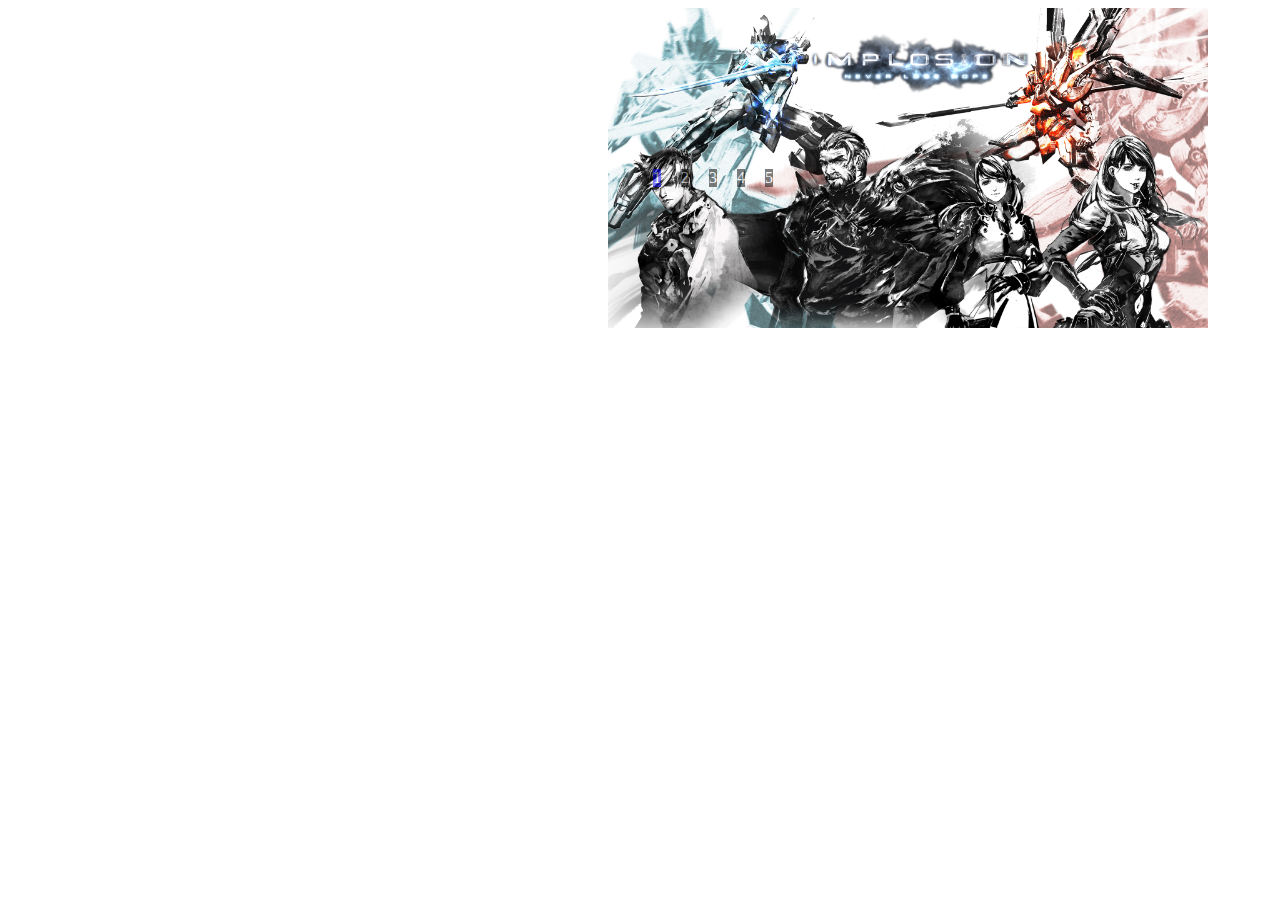
<file: hw_5_2/index.html>
<!DOCTYPE html>
<html lang="en">
<head>
    <meta charset="UTF-8">
    <title>display</title>
    <link rel="stylesheet" href="css.css">
</head>
<body onload="init()">
    <div id="container">
        <div id="window" class="clearfix">
            <ul id="images">
                <li><img class="image" src="A2_by_Ioruko.jpg" alt=""></li>
                <li><img class="image" src="implosion_wallpaper_by_sora0hearts-d9vjkcu.jpg" alt=""></li>
                <li><img class="image" src="yorha_2b-katana-nier_automata-(10831).jpg" alt=""></li>
                <li><img class="image" src="timg.png" alt=""></li>
                <li><img class="image" src="timg2.png" alt=""></li>
                <li><img class="image" src="A2_by_Ioruko.jpg" alt=""></li>
                <li><img class="image" src="implosion_wallpaper_by_sora0hearts-d9vjkcu.jpg" alt=""></li>
            </ul>
            <div id="pre" class="button"></div>
            <div id="next" class="button"></div>
        </div>
        <ul id="select">
            <li class="select_button"><a href="javascript:void(0)">1</a></li>
            <li class="select_button"><a href="javascript:void(0)">2</a></li>
            <li class="select_button"><a href="javascript:void(0)">3</a></li>
            <li class="select_button"><a href="javascript:void(0)">4</a></li>
            <li class="select_button"><a href="javascript:void(0)">5</a></li>
        </ul>
    </div>
</body>
<script src="jquery-3.2.1.min.js"></script>
<script src="config.js"></script>
<script src="jq.js"></script>
</html>
</file>
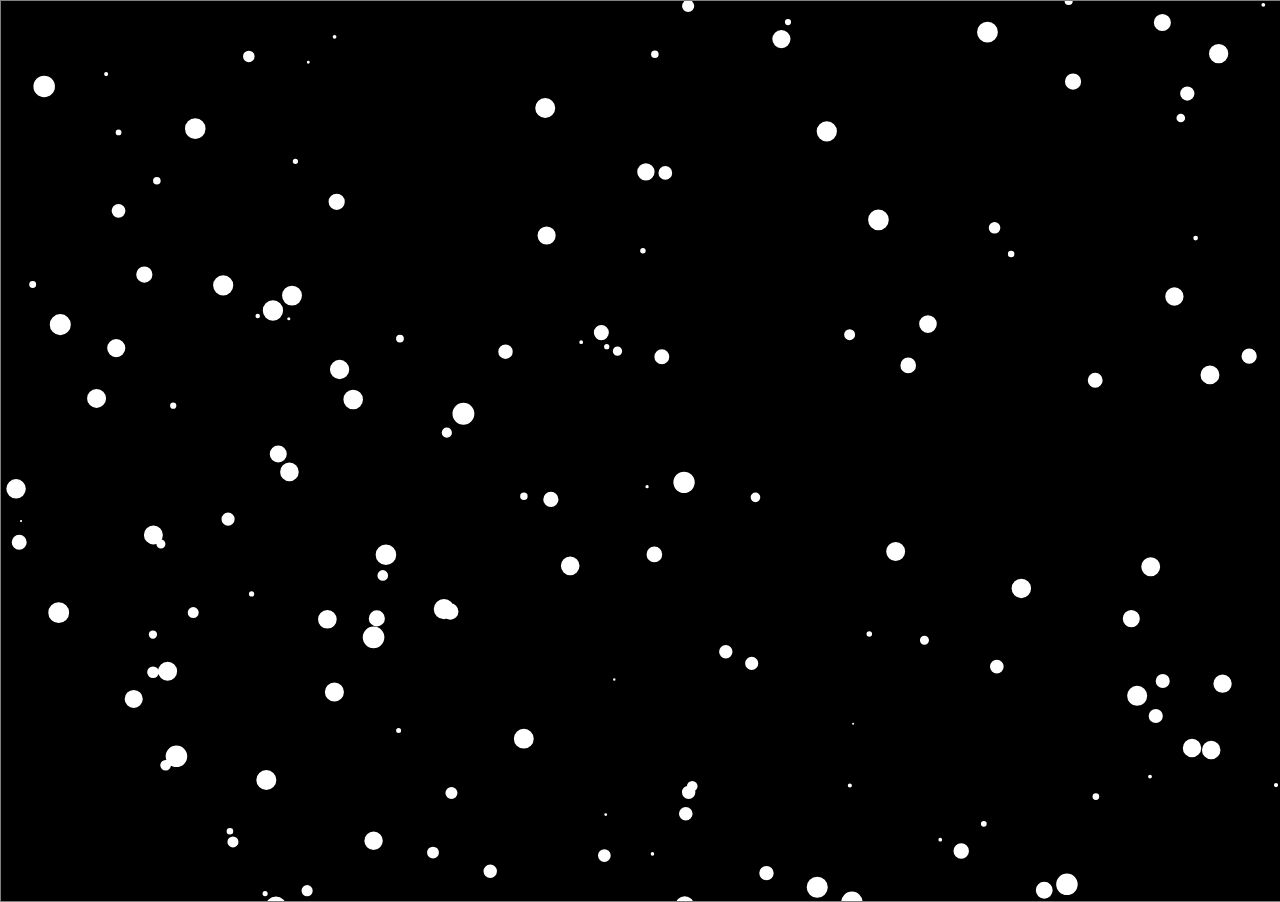
<file: hw_6/index.html>
<!DOCTYPE <!DOCTYPE html>
<html>
<head>
    <meta charset="utf-8" />
    <meta http-equiv="X-UA-Compatible" content="IE=edge">
    <title>Page Title</title>
    <meta name="viewport" content="width=device-width, initial-scale=1">
    <link rel="stylesheet" href="init.css">
</head>
<body>
    <canvas id="canvas" style="border: 1px solid gray ;display: block;margin:0 auto">
        当前浏览器不支持canvas
    </canvas>
</body>
</html>
<script src="snow.js"></script>
</file>
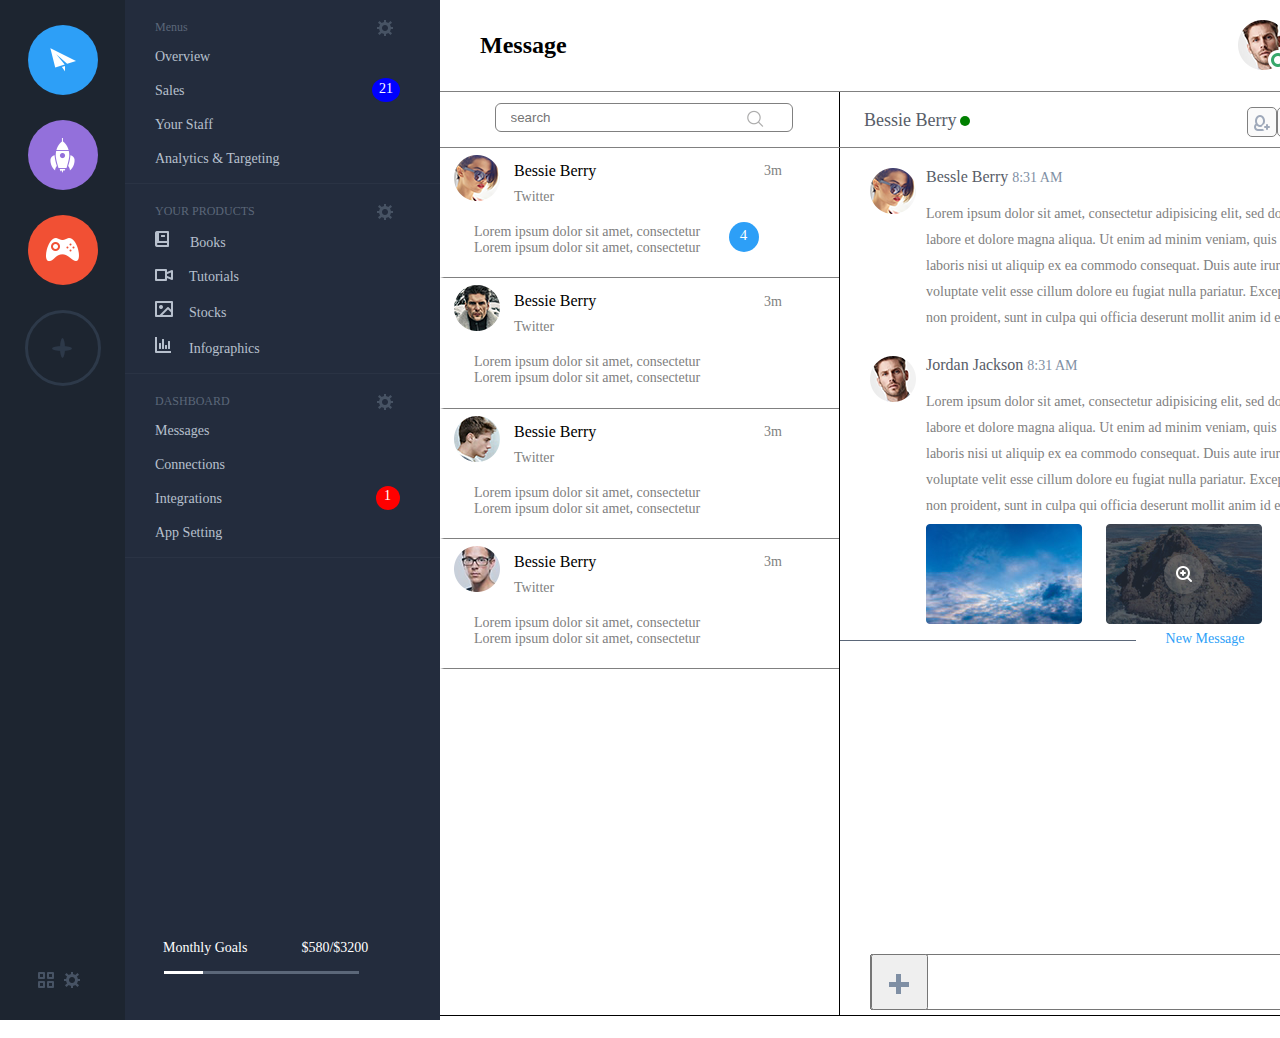
<file: hw_1/hw_1.html>
<!DOCTYPE html>
<html lang="en">
<link rel="stylesheet" href="css.css">
<head>
    <meta charset="UTF-8">
    <title>Homework_1</title>
</head>
<body style="margin: 0;">
<div id="father">
    <div class="navi clearfix">
        <div class="left">
            <div class="image" style="background-color: #2D9FF7">
                <div class="tag" style="margin-top: -12px;margin-left: -13px;"><img src="image/Item1.png" alt=""></div>
            </div>
            <div class="image" style="background-color: mediumpurple">
                <div class="tag" style="margin-top: -17.5px;margin-left: -12.5px;"><img src="image/Item2.png" alt=""></div>
            </div>
            <div class="image" style="background-color: #f15034">
                <div class="tag" style="margin-top: -12px;margin-left: -16.5px;"><img src="image/Item3.png" alt=""></div>
            </div>
            <div class="image crossC">
                <div class="cross"></div>
            </div>
            <div class="bottom">
                <img src="image/bg.png" style="margin-right: 6px;" alt="">
                <img src="image/Settings.png" alt="">
            </div>
        </div>
        <div class="right">
            <div class="list">
                <div class="title">
                    <p>Menus</p>
                    <img src="image/Settings.png" alt="">
                </div>
                <div class="group"><p class="option">Overview</p></div>
                <div class="group">
                    <p class="option">Sales</p>
                    <div style="position: relative; width: 28px; height: 24px; background-color: blue; border-radius: 100%; float: right; margin-right: 40px; margin-top: -3px;" class="circle">
                        <p style="font-size: 14px; color: white; position: absolute; top: 50%; left: 50%; margin-top: -9px; margin-left: -7px;">21</p>
                    </div>
                </div>
                <div class="group"><p class="option">Your Staff</p></div>
                <div class="group"><p class="option">Analytics & Targeting</p></div>
            </div>
            <div class="list">
                <div class="title">
                    <p>YOUR PRODUCTS</p>
                    <img src="image/Settings.png" alt="">
                </div>
                <div class="group_s"><img src="image/BookofWisdom.png" alt=""><p style="margin-left: -36px;"class="option">Books</p></div>
                <div class="group_s"><img src="image/VideoCamera.png" alt=""><p style="margin-left: -41px;"class="option">Tutorials</p></div>
                <div class="group_s"><img src="image/Painting.png" alt=""><p style="margin-left: -41px;"class="option">Stocks</p></div>
                <div class="group_s"><img src="image/Chart.png" alt=""><p style="margin-left: -39px;"class="option">Infographics</p></div>
            </div>
            <div class="list">
                <div class="title">
                    <p>DASHBOARD</p>
                    <img src="image/Settings.png" alt="">
                </div>
                <div class="group"><p class="option">Messages</p></div>
                <div class="group"><p class="option">Connections</p></div>
                <div class="group">
                    <p class="option">Integrations</p>
                    <div style="position: relative; width: 24px; height: 24px; background-color: red; border-radius: 100%; float: right; margin-right: 40px; margin-top: -3px;" class="circle">
                        <p style="font-size: 14px; color: white; position: absolute; top: 50%; left: 50%; margin-top: -10px; margin-left: -4px;">1</p>
                    </div>
                </div>
                <div class="group"><p class="option">App Setting</p></div>
            </div>
            <div class="bottom">
                <div class="information">
                    <span>Monthly Goals</span>
                    &nbsp;&nbsp;&nbsp;<span>$580/$3200</span>
                </div>
                <div class="usage line"></div>
            </div>
        </div>
    </div>
    <div id="container">
        <div class="title border">
            <div class="left">
                <h4>Message</h4>
            </div>
            <div class="right">
                <div class="arrow">
                    <img src="image/con-arrow.png" alt="">
                </div>
                <div class="words">
                    <p class="name">Jordan J.</p>
                    <p class="root">Administer</p>
                </div>
                <div class="face">
                    <img src="image/Status.png" alt="">
                </div>
            </div>
        </div>
        <div class="search_menu">
            <div style="border-right: 1px solid; margin-right: -1px;" class="search border">
                <input type="text" placeholder="search">
                <img src="image/hd-search-ico.png" alt="">
            </div>
            <div class="part border">
                <div class="friend">
                    <img src="image/Face_1.png" alt="">
                        <div class="information">
                            <div class="circle"></div>
                            <p style="display: inline-block;" class="name">Bessie Berry</p>
                            <p class="way">Twitter</p>
                        </div>
                    <div class="time"><p>3m</p></div>
                </div>
                <div class="detail">
                    <div class="content">
                        <p>Lorem ipsum dolor sit amet, consectetur</p>
                        <p>Lorem ipsum dolor sit amet, consectetur</p>
                    </div>
                    <div class="note"><p>4</p></div>
                </div>
            </div>
            <div class="part border">
                <div class="friend">
                    <img src="image/Face_3.png" alt="">
                    <div class="information">
					    <div class="circle"></div>
                        <p style="display: inline-block;" class="name">Bessie Berry</p>
                        <p class="way">Twitter</p>
                    </div>
                    <div class="time"><p>3m</p></div>
                </div>
                <div class="detail">
                    <div class="content">
                        <p>Lorem ipsum dolor sit amet, consectetur</p>
                        <p>Lorem ipsum dolor sit amet, consectetur</p>
                    </div>
                </div>
            </div>
            <div class="part border">
                <div class="friend">
                    <img src="image/Face_4.png" alt="">
                    <div class="information">
						<div class="circle"></div>
                        <p style="display: inline-block;" class="name">Bessie Berry</p>
                        <p class="way">Twitter</p>
                    </div>
                    <div class="time"><p>3m</p></div>
                </div>
                <div class="detail">
                    <div class="content">
                        <p>Lorem ipsum dolor sit amet, consectetur</p>
                        <p>Lorem ipsum dolor sit amet, consectetur</p>
                    </div>
                </div>
            </div>
            <div class="part border">
                <div class="friend">
                    <img src="image/Face_5.png" alt="">
                    <div class="information">
                        <div class="circle"></div>
                        <p style="display: inline-block;" class="name">Bessie Berry</p>
                        <p class="way">Twitter</p>
                    </div>
                    <div class="time"><p>3m</p></div>
                </div>
                <div class="detail">
                    <div class="content">
                        <p>Lorem ipsum dolor sit amet, consectetur</p>
                        <p>Lorem ipsum dolor sit amet, consectetur</p>
                    </div>
                </div>
            </div>

        </div>
        <div class="content_page">
            <div class="window_title border">
                <div class="friend_name inline_block">
                    <p class="inline_block">Bessie Berry</p>
                    <div class="current inline_block"></div>
                </div>
                <div class="left clearfix">
                    <div class="button">
                        <button></button>
                        <img src="image/Usericon.png" alt="">
                    </div>
                    <div class="button">
                        <button></button>
                        <img src="image/Uploadicon.png" alt="">
                    </div>
                    <div class="button">
                        <button></button>
                        <img src="image/Trashicon.png" alt="">
                    </div>
                </div>
                <div class="right clearfix">
                    <span style="float:left;margin-right: 20px;margin-top: 4px;">1 of 28</span>
                    <div class="button">
                        <button></button>
                        <img src="image/con-leftarrow.png" alt="">
                    </div>
                    <div class="button">
                        <button></button>
                        <img src="image/con-rightarrow.png" alt="">
                    </div>
                </div>
            </div>
            <div class="chat_page">
                    <div class="box clearfix">
                    <div class="left">
                        <img src="image/Face_1.png" alt="">
                    </div>
                    <div class="right">
                        <div class="name">
                            <p style="font-size: 16px; color: #585D68">Bessle Berry</p>
                            <p style="font-size: 14px; color: #7F8FA4">8:31 AM</p>
                        </div>
                        <div class="content">
                            <p>Lorem ipsum dolor sit amet, consectetur adipisicing elit, sed do eiusmod tempor incididunt ut </p>
                            <p>labore et dolore magna aliqua. Ut enim ad minim veniam, quis nostrud exercitation ullamco </p>
                            <p>laboris nisi ut aliquip ex ea commodo consequat. Duis aute irure dolor in reprehenderit in </p>
                            <p>voluptate velit esse cillum dolore eu fugiat nulla pariatur. Excepteur sint occaecat cupidatat </p>
                            <p>non proident, sunt in culpa qui officia deserunt mollit anim id est laborum.</p>
                        </div>
                    </div>
                </div>
                <div class="box clearfix">
                    <div class="left">
                        <img src="image/Face_2.png" alt="">
                    </div>
                    <div class="right">
                        <div class="name">
                            <p style="font-size: 16px; color: #585D68">Jordan Jackson</p>
                            <p style="font-size: 14px; color: #7F8FA4">8:31 AM</p>
                        </div>
                        <div class="content">
                            <p>Lorem ipsum dolor sit amet, consectetur adipisicing elit, sed do eiusmod tempor incididunt ut </p>
                            <p>labore et dolore magna aliqua. Ut enim ad minim veniam, quis nostrud exercitation ullamco </p>
                            <p>laboris nisi ut aliquip ex ea commodo consequat. Duis aute irure dolor in reprehenderit in </p>
                            <p>voluptate velit esse cillum dolore eu fugiat nulla pariatur. Excepteur sint occaecat cupidatat </p>
                            <p>non proident, sunt in culpa qui officia deserunt mollit anim id est laborum.</p>
                            <div class="photo">
                                <div class="leftpart clearfix">
                                    <img style="float: left;" src="image/Photo.png" alt="">
                                </div>
                                <div class="rightpart clearfix">
                                    <img style="float: left;" src="image/Photo_1.png" alt="">
                                    <div class="circle"></div>
                                    <img class="searchicon" src="image/Openicon.png" alt="">
                                </div>
                            </div>
                        </div>
                    </div>
                </div>
                <div class="cutline">
                    <div class="cutline_left"></div>
                    <div class="cutline_right"></div>
                    <p>New Message</p>
                </div>
                <div class="textbox">
                    <div style="position: relative">
                        <input class="text" type="text">
                        <input class="button" type="button">
                        <div class="plus"></div>
                    </div>
                </div>
            </div>
        </div>
    </div>
</div>
</body>
</html>
</file>
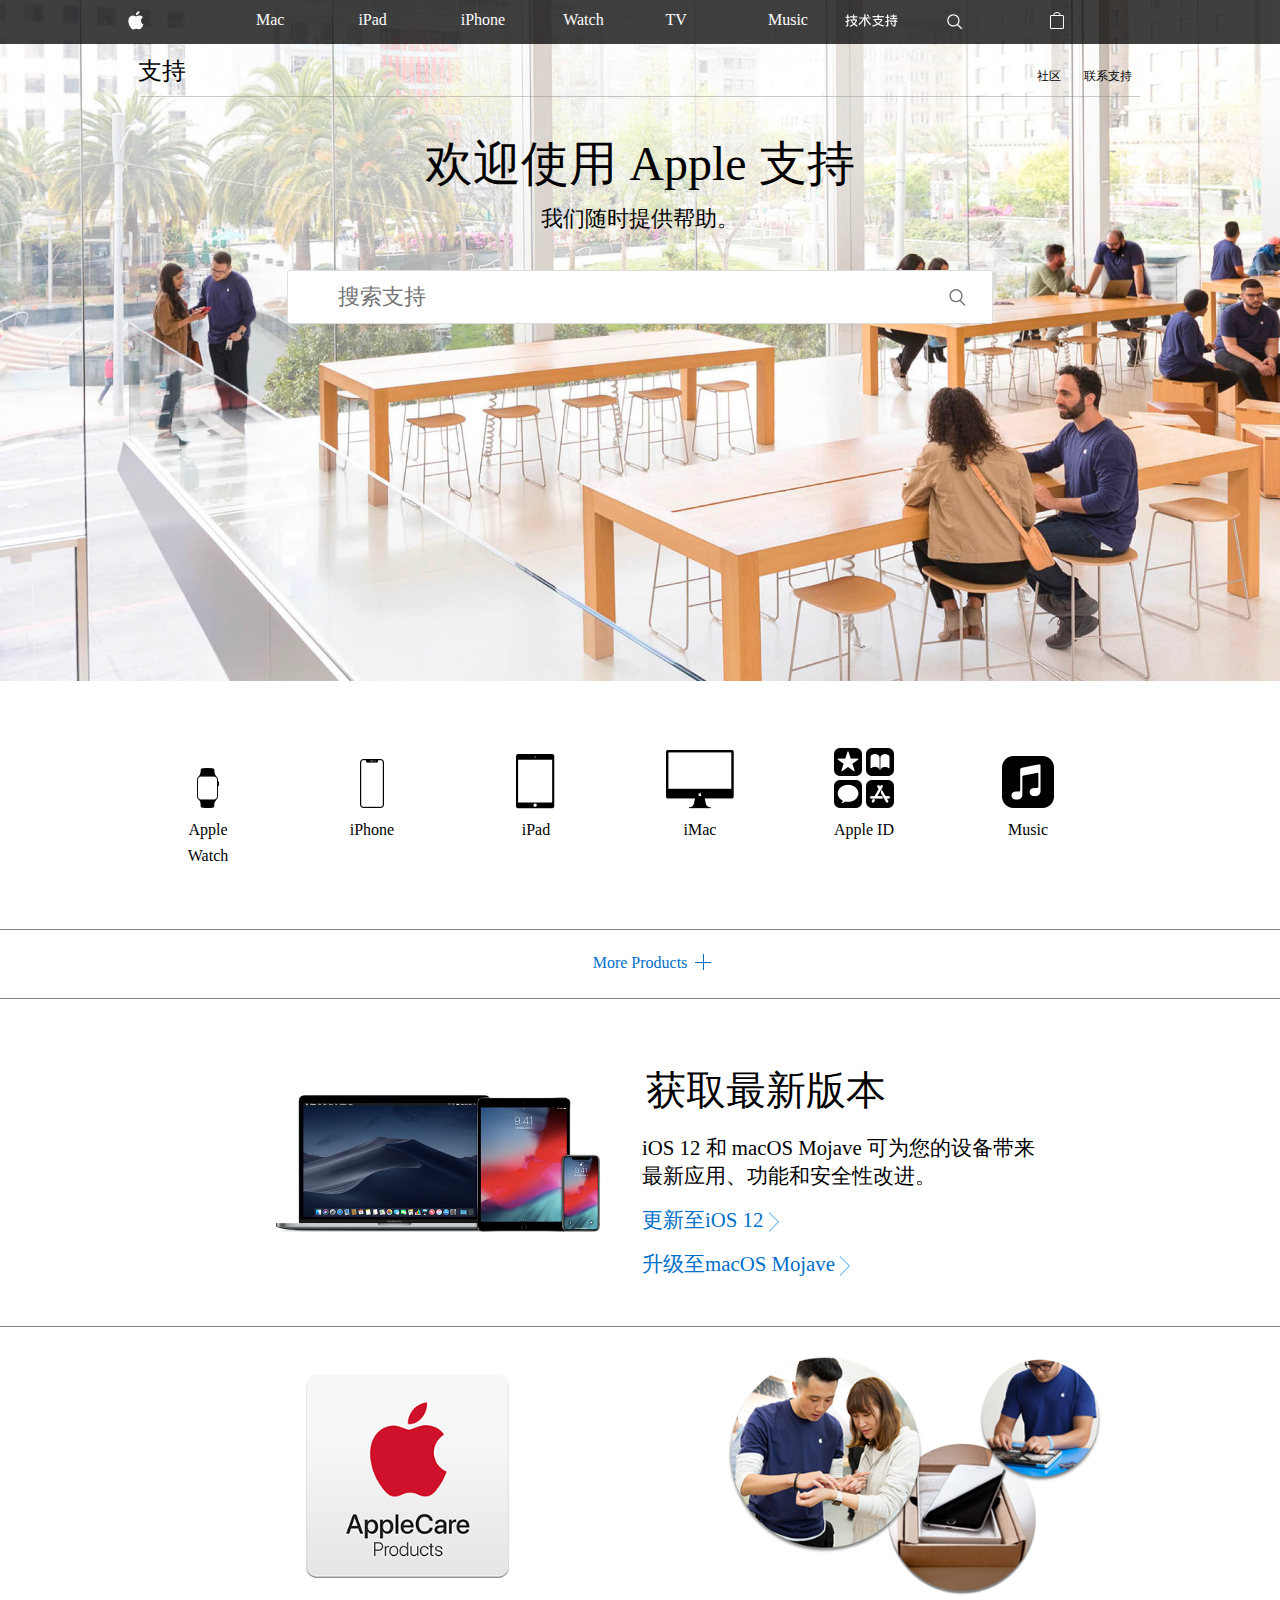
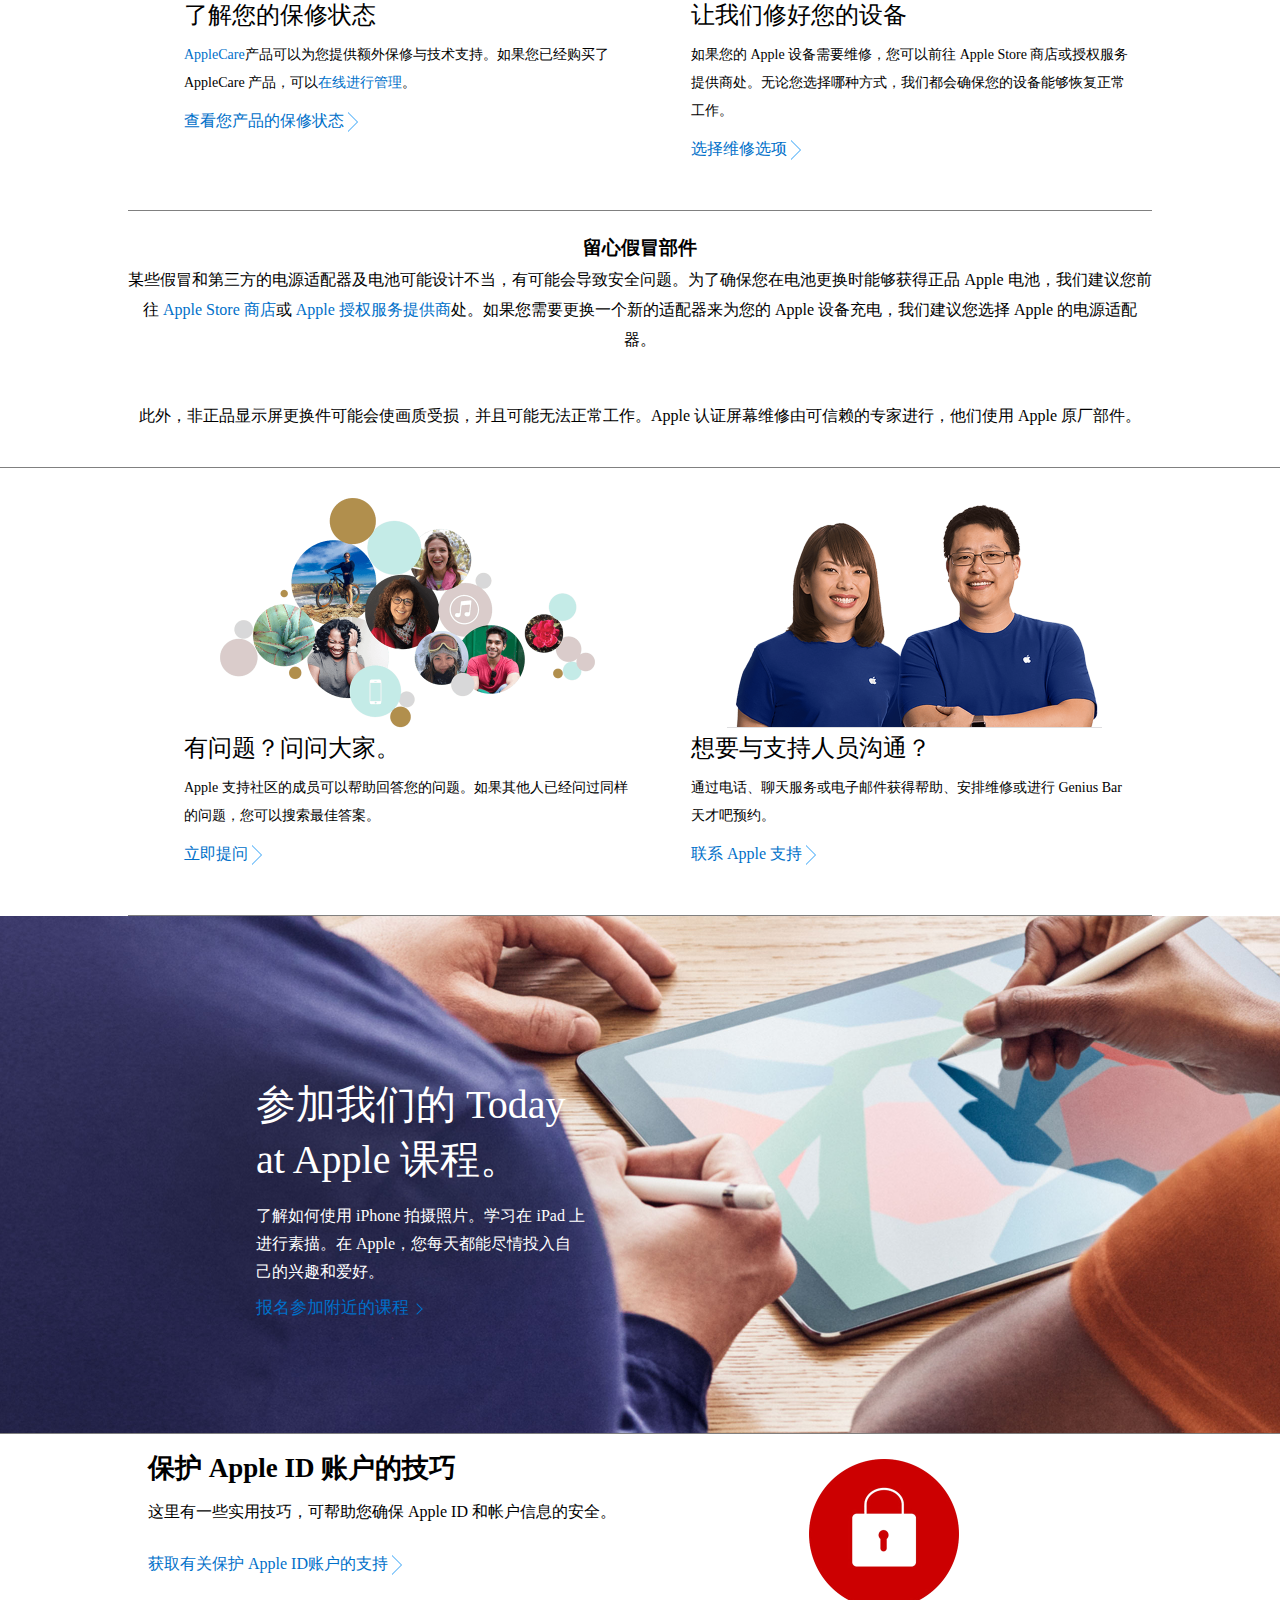
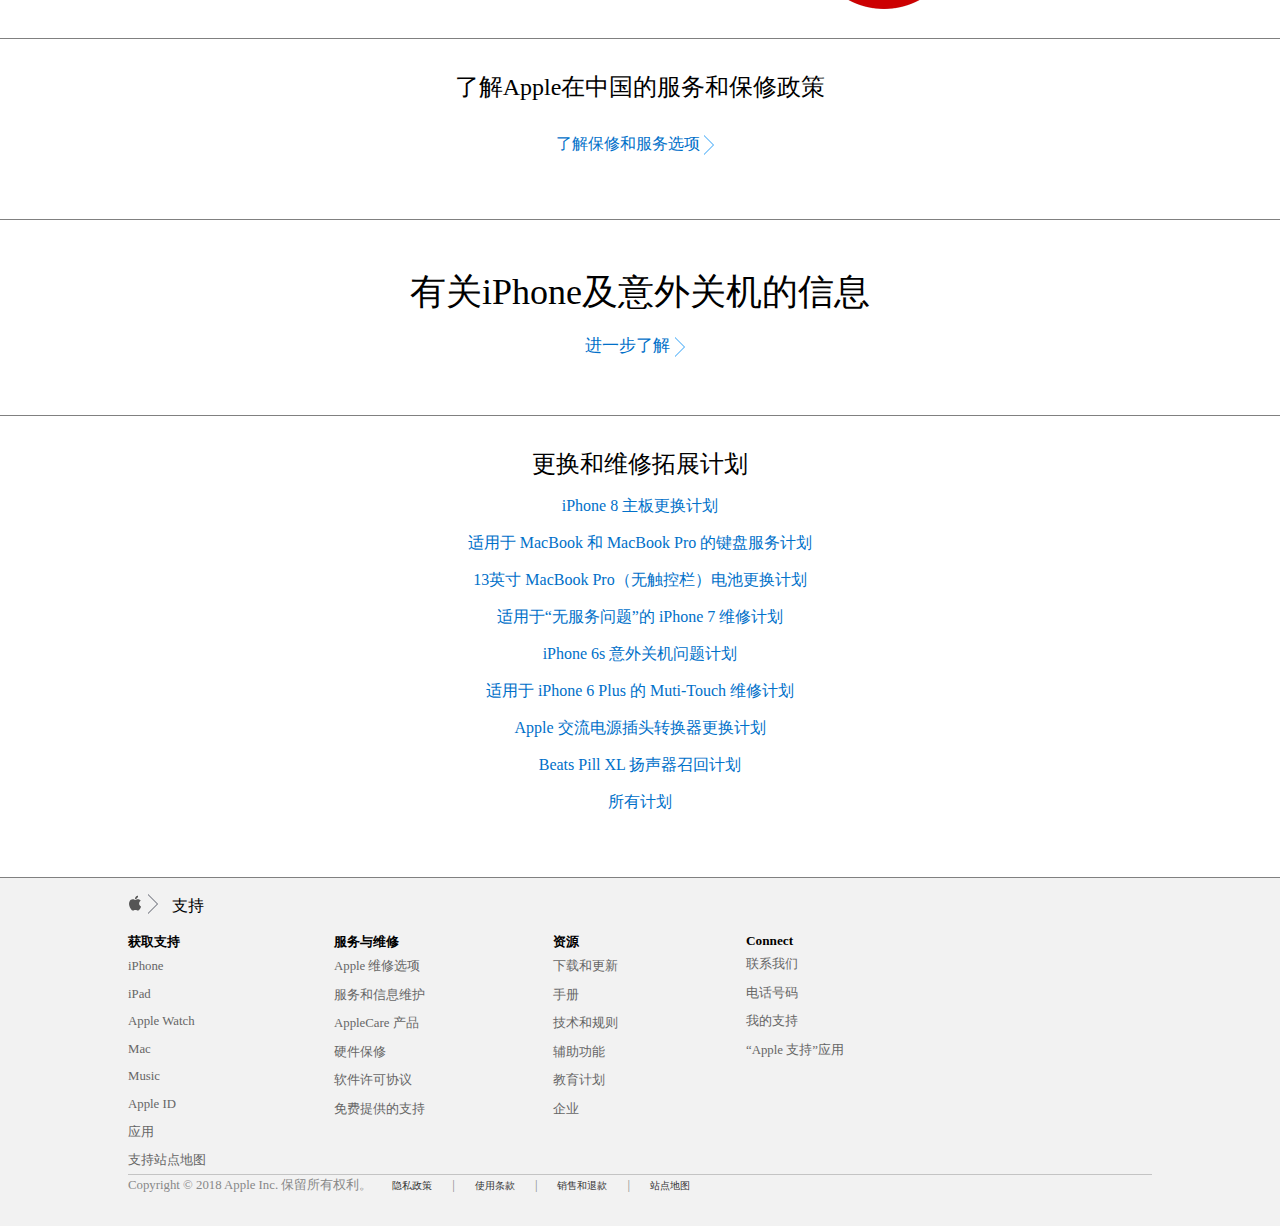
<file: hw_2/AppleSupport.html>
<!DOCTYPE html>
<html lang="en">
<head>
    <meta charset="UTF-8">
    <title>AppleSupport</title>
    <link rel="stylesheet" href="header.css">
    <link rel="stylesheet" href="commonSettings.css">
    <link rel="stylesheet" href="container.css">
    <link rel="stylesheet" media="screen and (max-width: 735px)" href="response_735.css">
    <link rel="stylesheet" media="screen and (max-width: 769px) and (min-width: 735px)" href="response_768.css">
    <link rel="stylesheet" media="screen and (max-width: 1069px) and (min-width: 769px)" href="response.css">
    <meta name="viewport" content="width=device-width, initial-scale=1" />
</head>
<body style="margin: 0">
    <div id="header">
        <div class="top">
            <div class="navi clearfix">
                    <ul class="clearfix">
                        <li class="set_li show">
                            <div class="menu"></div>
                            <div style="top: 52%;" class="menu"></div>
                        </li>
                        <li class="set_li image" id="center"><img src="ImageSources/image_large_1.svg" alt=""></li>
                        <li class="set_li link hiding"><a href="">Mac</a></li>
                        <li class="set_li link hiding"><a href="">iPad</a></li>
                        <li class="set_li link hiding"><a href="">iPhone</a></li>
                        <li class="set_li link hiding"><a href="">Watch</a></li>
                        <li class="set_li link hiding"><a href="">TV</a></li>
                        <li class="set_li link hiding"><a href="">Music</a></li>
                        <li class="set_li image hiding"><img src="ImageSources/image_small.svg" alt=""></li>
                        <li class="set_li image hiding"><img src="ImageSources/image_large_2.svg" alt=""></li>
                        <li class="set_li image right_img" id="right"><img src="ImageSources/image_large_3.svg" alt=""></li>
                    </ul>
            </div>
        </div>
        <div class="bottom">
            <div class="content clearfix">
                <div style="font-weight: 500;" class="left" >
                    支持
                </div>
                <div class="right">
                    <span>社区</span>
                    <span>联系支持</span>
                </div>
            </div>
        </div>
        <div class="line"></div>
    </div>
    <div id="container">
        <div class="back" id="background"></div>
        <div class="search_area">
            <div class="content">
                <div class="title">
                    <p class="head" style="">欢迎使用 Apple 支持</p>
                    <p class="body" style="">我们随时提供帮助。</p>
                </div>
                <div style="position: relative" class="search">
                    <input type="text" placeholder="搜索支持">
                    <img src="ImageSources/search_icon_black.svg" alt="">
                </div>
            </div>
        </div>
        <div class="part_1">
            <div class="menu clearfix">
                <div class="sel special">
                    <a href="">
                        <div><img src="ImageSources/homepage_productnav_apple_watch_2x.png" alt=""></div>
                        <span>Apple Watch</span>
                    </a>
                </div>
                <div class="sel">
                    <a href="">
                        <div><img src="ImageSources/homepage_productnav_iphone_2x.png" alt=""></div>
                        <span>iPhone</span>
                    </a>
                </div>
                <div class="sel point_735">
                    <a href="">
                        <div><img src="ImageSources/download.png" alt=""></div>
                        <span>iPad</span>
                    </a>
                </div>
                <div class="sel point_1069" >
                    <a href="">
                        <div><img src="ImageSources/homepage_productnav_imac_2x.png" alt=""></div>
                        <span>iMac</span>
                    </a>
                </div>
                <div class="sel point_735">
                    <a href="">
                        <div><img src="ImageSources/homepage_productnav_apple-id_2x.png" alt=""></div>
                        <span>Apple ID</span>
                    </a>
                </div>
                <div class="sel">
                    <a href="">
                        <div><img src="ImageSources/homepage_productdrawer_applemusic_2x.png" alt=""></div>
                        <span>Music</span>
                    </a>
                </div>
            </div>
        </div>
        <div class="part_2 border">
            <div class="content">
                <a href="">
                    <span>More Products</span>
                    <span class="cross"></span>
                </a>
            </div>
        </div>
        <div class="part_3 border">
            <div class="content clearfix">
                <img src="ImageSources/ios-macos-get-ready_2x.png" alt="">
                <div class="para">
                    <div class="element"><h2>获取最新版本</h2></div>
                    <div class="element"><p>iOS 12 和 macOS Mojave 可为您的设备带来最新应用、功能和安全性改进。</p></div>
                    <div class="element">
                        <a href="">
                            <span>更新至iOS 12</span>
                            <div class="arrow"></div>
                        </a>
                    </div>
                    <div class="element">
                        <a href="">
                            <span>升级至macOS Mojave</span>
                            <div class="div_arrow arrow"></div>
                        </a>
                    </div>
                </div>
            </div>
        </div>
        <div class="border part_4 clearfix">
            <div class="container">
                <div class="element clearfix">
                    <div class="image">
                        <img src="ImageSources/apple-care-products_2x.png" alt="">
                    </div>
                    <div class="para">
                        <h2>了解您的保修状态</h2>
                        <p><span>AppleCare</span>产品可以为您提供额外保修与技术支持。如果您已经购买了 AppleCare 产品，可以<span>在线进行管理</span>。</p>
                        <a href="">
                            <span>查看您产品的保修状态</span>
                            <div class="arrow"></div>
                        </a>
                    </div>
                </div>
                <div class="element clearfix">
                    <div class="image">
                        <img src="ImageSources/repair_2x.png" alt="">
                    </div>
                    <div class="para">
                        <h2>让我们修好您的设备</h2>
                        <p>如果您的 Apple 设备需要维修，您可以前往 Apple Store 商店或授权服务提供商处。无论您选择哪种方式，我们都会确保您的设备能够恢复正常工作。</p>
                        <a href="">
                            <span>选择维修选项</span>
                            <div class="arrow"></div>
                        </a>
                    </div>
                </div>
            </div>
        </div>
        <div class="part_5 border">
            <div class="content">
                <h3>留心假冒部件</h3>
                <p>某些假冒和第三方的电源适配器及电池可能设计不当，有可能会导致安全问题。为了确保您在电池更换时能够获得正品 Apple 电池，我们建议您前往<span> Apple Store 商店</span>或<span> Apple 授权服务提供商</span>处。如果您需要更换一个新的适配器来为您的 Apple 设备充电，我们建议您选择 Apple 的电源适配器。</p>
                <div style="visibility: hidden"><p>"  "</p></div>
                <p>此外，非正品显示屏更换件可能会使画质受损，并且可能无法正常工作。Apple 认证屏幕维修由可信赖的专家进行，他们使用 Apple 原厂部件。</p>
            </div>
        </div>
        <div class="part_4 border">
            <div class="element">
                <div class="image part4_spe">
                    <img src="ImageSources/contentlink-communities_2x.png" alt="">
                </div>
                <div class="para">
                    <h2>有问题？问问大家。</h2>
                    <p>Apple 支持社区的成员可以帮助回答您的问题。如果其他人已经问过同样的问题，您可以搜索最佳答案。</p>
                    <a href="">
                        <span>立即提问</span>
                        <div class="arrow div_arrow"></div>
                    </a>
                </div>
            </div>
            <div class="element part4_spe">
                <div class="image">
                    <img src="ImageSources/artcol-contentlink-expert_2x.png" alt="">
                </div>
                <div class="para">
                    <h2>想要与支持人员沟通？</h2>
                    <p>通过电话、聊天服务或电子邮件获得帮助、安排维修或进行 Genius Bar 天才吧预约。</p>
                    <a href="">
                        <span>联系 Apple 支持</span>
                        <div class="arrow div_arrow"></div>
                    </a>
                </div>
            </div>
        </div>
        <div class="part_6 border">
            <div class="content">
                <div class="container">
                    <div class="head part6_sel">
                        <h2>参加我们的 Today at Apple 课程。</h2>
                    </div>
                    <div class="bottom part6_sel">
                        <p>了解如何使用 iPhone 拍摄照片。学习在 iPad 上进行素描。在 Apple，您每天都能尽情投入自己的兴趣和爱好。</p>
                        <a href="">
                            <span>报名参加附近的课程</span>
                            <i class="u-arrow u-arrow-right "></i>
                        </a>
                    </div>
                </div>
            </div>
        </div>
        <div class="part_7 border">
            <div class="content clearfix">
                <div class="part para">
                    <div class="top">
                        <h2>保护 Apple ID 账户的技巧</h2>
                    </div>
                    <div class="middle">
                        <p>这里有一些实用技巧，可帮助您确保 Apple ID 和帐户信息的安全。</p>
                    </div>
                    <div class="bottom">
                        <a href="">
                            <span>获取有关保护 Apple ID账户的支持</span>
                            <div class="arrow"></div>
                        </a>
                    </div>
                </div>
                <div class="part image">
                    <img src="ImageSources/featured-content-security_2x.png" alt="">
                </div>
            </div>
        </div>
        <div class="part_8 border">
            <div class="content">
                <div class="top">
                    <h3>了解Apple在中国的服务和保修政策</h3>
                </div>
                <div class="bottom">
                    <a href="">
                        <span>了解保修和服务选项</span>
                        <div class="arrow"></div>
                    </a>
                </div>
            </div>
        </div>
        <div class="part_9 border">
            <div class="content">
                <div class="top">
                    <h2>有关iPhone及意外关机的信息</h2>
                </div>
                <div class="bottom">
                    <a href="">
                        <span>进一步了解</span>
                        <div class="arrow"></div>
                    </a>
                </div>
            </div>
        </div>
        <div class="part_10 border">
            <div class="content"><h4>更换和维修拓展计划</h4>
            <div><a href="">iPhone 8 主板更换计划</a></div>
            <div><a href="">适用于 MacBook 和 MacBook Pro 的键盘服务计划</a></div>
            <div><a href="">13英寸 MacBook Pro（无触控栏）电池更换计划</a></div>
            <div><a href="">适用于“无服务问题”的 iPhone 7 维修计划</a></div>
            <div><a href="">iPhone 6s 意外关机问题计划</a></div>
            <div><a href="">适用于 iPhone 6 Plus 的 Muti-Touch 维修计划</a></div>
            <div><a href="">Apple 交流电源插头转换器更换计划</a></div>
            <div><a href="">Beats Pill XL 扬声器召回计划</a></div>
            <div><a href="">所有计划</a></div></div>
        </div>
    </div>
    <div id="footer">
        <div class="content">
            <div class="top">
                <div class="icon"></div>
                <div class="arrow_special"></div>
                <span>支持</span>
            </div>
            <div class="middle clearfix">
                <div class="sel top_sel">
                    <h5>获取支持</h5>
                    <span class="plus"></span>
                    <ul>
                        <li><a href="">iPhone</a></li>
                        <li><a href="">iPad</a></li>
                        <li><a href="">Apple Watch</a></li>
                        <li><a href="">Mac</a></li>
                        <li><a href="">Music</a></li>
                        <li><a href="">Apple ID</a></li>
                        <li><a href="">应用</a></li>
                        <li><a href="">支持站点地图</a></li>
                    </ul>
                </div>
                <div class="sel">
                    <h5>服务与维修</h5>
                    <span class="plus"></span>
                    <ul>
                        <li><a href="">Apple 维修选项</a></li>
                        <li><a href="">服务和信息维护</a></li>
                        <li><a href="">AppleCare 产品</a></li>
                        <li><a href="">硬件保修</a></li>
                        <li><a href="">软件许可协议</a></li>
                        <li><a href="">免费提供的支持</a></li>
                    </ul>
                </div>
                <div class="sel">
                    <h5>资源</h5>
                    <span class="plus"></span>
                    <ul>
                        <li><a href="">下载和更新</a></li>
                        <li><a href="">手册</a></li>
                        <li><a href="">技术和规则</a></li>
                        <li><a href="">辅助功能</a></li>
                        <li><a href="">教育计划</a></li>
                        <li><a href="">企业</a></li>
                    </ul>
                </div>
                <div class="sel">
                    <h5>Connect</h5>
                    <span class="plus"></span>
                    <ul>
                        <li><a href="">联系我们</a></li>
                        <li><a href="">电话号码</a></li>
                        <li><a href="">我的支持</a></li>
                        <li><a href="">“Apple 支持”应用</a></li>
                    </ul>
                </div>
            </div>
            <div class="bottom_line"></div>
            <div class="bottom">
                <span class="copyright">Copyright © 2018 Apple Inc. 保留所有权利。</span>
                <span class="option"><a href="">隐私政策</a></span>
                <span>|</span>
                <span class="option"><a href="">使用条款</a></span>
                <span>|</span>
                <span class="option"><a href="">销售和退款</a></span>
                <span>|</span>
                <span class="option"><a href="">站点地图</a></span>
            </div>
        </div>
    </div>
</body>
</html>
</file>
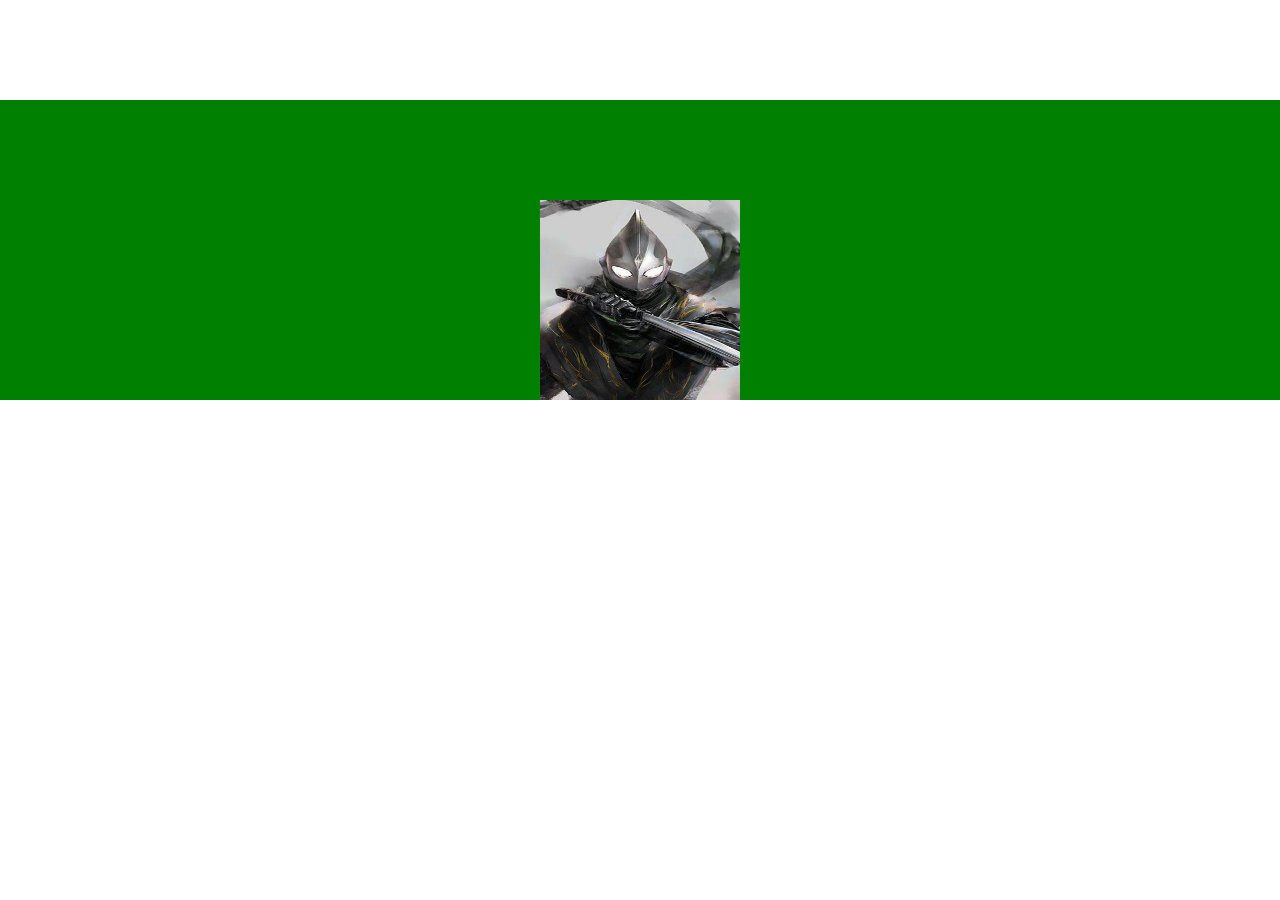
<file: hw_3/animate.html>
<!DOCTYPE html>
<html lang="en">
<head>
    <meta charset="UTF-8">
    <title>Title</title>
    <link rel="stylesheet" href="css.css">
</head>
<body>
    <div class="_1 clearfix">
        <div class="ball ball_1"></div>
        <div class="ball ball_2"></div>
        <div class="ball ball_3"></div>
    </div>
    <div class="_2">
        <div class="arrow">
            <div class="left"></div>
            <div class="right"></div>
        </div>
        <div class="img">
            <div class="circle">
                <div class="tri"></div>
            </div>
        </div>
    </div>
</body>
</html>
</file>
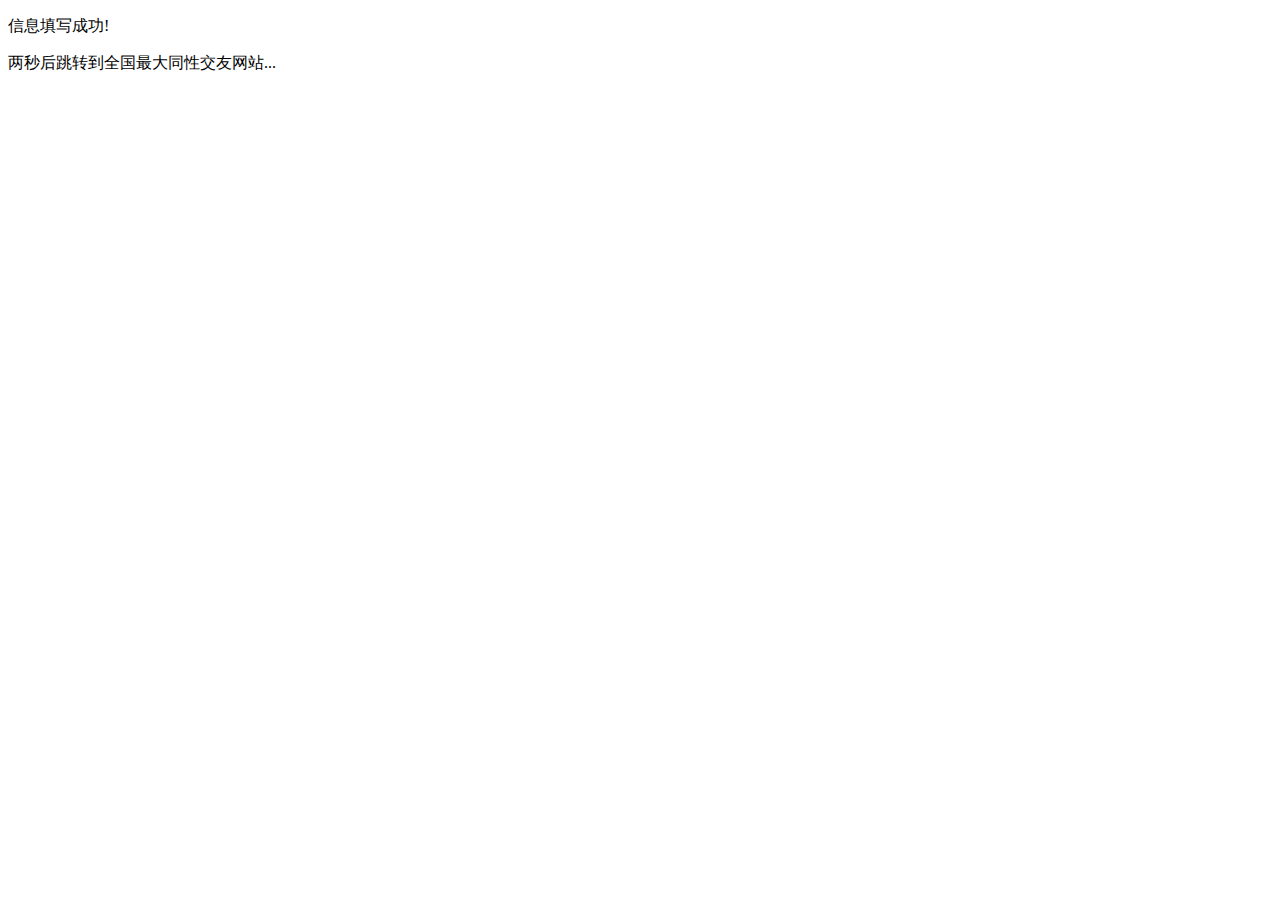
<file: hw_4/jumpover.html>
<!DOCTYPE html>
<html lang="en">
<head>
    <meta charset="UTF-8">
    <title>跳转</title>
    <script>
        setTimeout("javascript:location.href='https://www.bilibili.com'", 2000);
    </script>
</head>
<body>
    <p>信息填写成功!</p>
    <p>两秒后跳转到全国最大同性交友网站...</p>
</body>
</html>
</file>
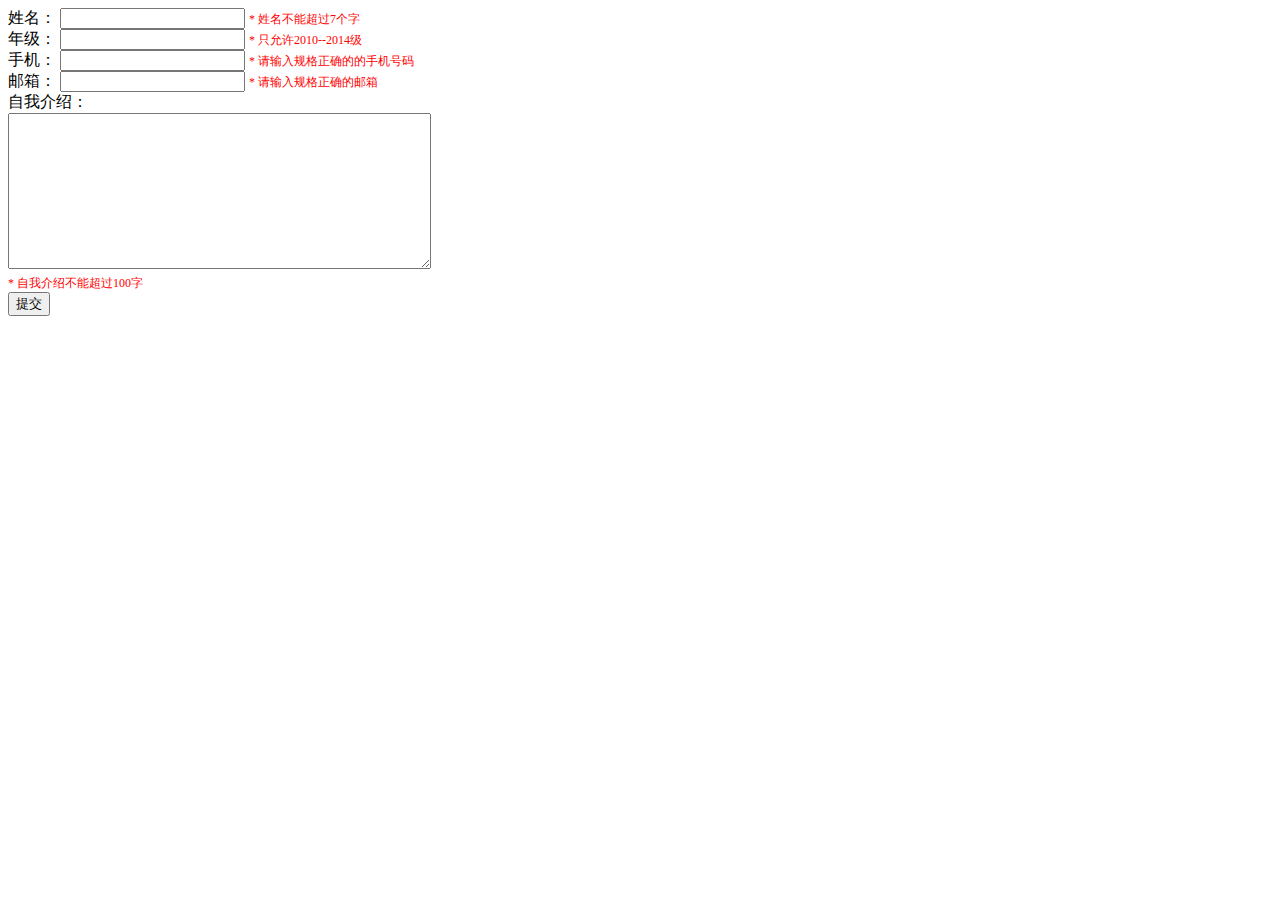
<file: hw_4/RegisterForm.html>
<!DOCTYPE html>
<html lang="en">
<head>
    <meta charset="UTF-8">
    <title>Title</title>
    <link rel="stylesheet" href="JS.css">
    <!--<script type="text/javascript">-->
        <!--window.onload= function(){-->
            <!--var realName = document.getElementById('realName');-->
            <!--function checkRealName(){-->
                <!--var reg = new RegExp("^.{0,7}$");-->
                <!--var circle = (document.getElementsByClassName('circle'))[0];-->
                <!--var tips = (document.getElementsByClassName("tips"))[0];-->
                <!--if(realName.value === ""){-->
                    <!--circle.style.display="inline-block";-->
                    <!--circle.style.backgroundColor="red";-->
                    <!--tips.innerHTML = "姓名为空";-->
                    <!--tips.style.display = "inline-block";-->
                    <!--return false;-->
                <!--}else if(!reg.test(realName.value)){-->
                    <!--circle.style.display="inline-block";-->
                    <!--circle.style.backgroundColor="red";-->
                    <!--realName.value="";-->
                    <!--tips.innerHTML = "格式不正确，最长为7个字";-->
                    <!--tips.style.display = "inline-block";-->
                    <!--return false;-->
                <!--}else{-->
                    <!--circle.style.backgroundColor="green";-->
                    <!--circle.style.display="inline-block";-->
                    <!--tips.style.display = "none";-->
                    <!--return true;-->
                <!--}-->
            <!--}-->

            <!--var grade = document.getElementById('grade');-->
            <!--function checkGrade(){-->
                <!--var circle = (document.getElementsByClassName('circle'))[1];-->
                <!--var tips = (document.getElementsByClassName("tips"))[1];-->
                <!--var reg = new RegExp("^201[0-4]{1}$");-->
                <!--if(grade.value === ""){-->
                    <!--circle.style.display="inline-block";-->
                    <!--circle.style.backgroundColor="red";-->
                    <!--tips.innerHTML = "年级为空";-->
                    <!--tips.style.display = "inline-block";-->
                    <!--return false;-->
                <!--}else if(!reg.test(grade.value)){-->
                    <!--circle.style.display="inline-block";-->
                    <!--circle.style.backgroundColor="red";-->
                    <!--tips.innerHTML = "格式不正确或年级不符合要求，只限2010-2014级";-->
                    <!--tips.style.display = "inline-block";-->
                    <!--grade.value="";-->
                    <!--return false;-->
                <!--}else{-->
                    <!--circle.style.backgroundColor="green";-->
                    <!--circle.style.display="inline-block";-->
                    <!--tips.style.display="none";-->
                    <!--return true;-->
                <!--}-->
            <!--}-->

            <!--var phoneNumber = document.getElementById('phoneNumber');-->
            <!--function checkPhoneNumber(){-->
                <!--var reg = new RegExp("^[1-9][0-9]{10}$");-->
                <!--var circle = (document.getElementsByClassName('circle'))[2];-->
                <!--var tips = (document.getElementsByClassName("tips"))[2];-->
                <!--if(phoneNumber.value === ""){-->
                    <!--circle.style.display="inline-block";-->
                    <!--circle.style.backgroundColor="red";-->
                    <!--tips.innerHTML = "手机号码为空";-->
                    <!--tips.style.display = "inline-block";-->
                    <!--return false;-->
                <!--}else if(!reg.test(phoneNumber.value)){-->
                    <!--circle.style.display="inline-block";-->
                    <!--circle.style.backgroundColor="red";-->
                    <!--tips.innerHTML = "手机号码格式不正确";-->
                    <!--tips.style.display = "inline-block";-->
                    <!--phoneNumber.value="";-->
                    <!--return false;-->
                <!--}else{-->
                    <!--circle.style.backgroundColor="green";-->
                    <!--circle.style.display="inline-block";-->
                    <!--tips.style.display="none";-->
                    <!--return true;-->
                <!--}-->
            <!--}-->

            <!--var email = document.getElementById('e-mail');-->
            <!--function checkEmail() {-->
                <!--var circle = (document.getElementsByClassName('circle'))[3];-->
                <!--var tips = (document.getElementsByClassName("tips"))[3];-->
                <!--var reg = new RegExp("^[a-z0-9]+([._\\-]*[a-z0-9])*@([a-z0-9]+[-a-z0-9]*[a-z0-9]+.){1,63}[a-z0-9]+$"); //正则表达式-->
                <!--if(email.value === ""){-->
                    <!--circle.style.display = "inline-block";-->
                    <!--circle.style.backgroundColor = "red";-->
                    <!--tips.innerHTML = "邮箱为空";-->
                    <!--tips.style.display = "inline-block";-->
                    <!--return false;-->
                <!--}else if(!reg.test(email.value)){-->
                    <!--circle.style.display = "inline-block";-->
                    <!--circle.style.backgroundColor = "red";-->
                    <!--tips.innerHTML = "邮箱格式不正确";-->
                    <!--tips.style.display = "inline-block";-->
                    <!--email.value="";-->
                    <!--return false;-->
                <!--}else{-->
                    <!--circle.style.backgroundColor = "green";-->
                    <!--circle.style.display = "inline-block";-->
                    <!--tips.style.display="none";-->
                    <!--return true;-->
                <!--}-->
            <!--}-->

            <!--var introduction = document.getElementById('introduction');-->
            <!--function checkIntroduction(){-->
                <!--var circle = (document.getElementsByClassName('circle'))[4];-->
                <!--var tips = (document.getElementsByClassName("tips"))[4];-->
                <!--if(introduction.value == ""){-->
                    <!--circle.style.display="inline-block";-->
                    <!--circle.style.backgroundColor="red";-->
                    <!--tips.innerHTML = "自我介绍为空";-->
                    <!--tips.style.display = "inline-block";-->
                    <!--return false;-->
                <!--}else{-->
                    <!--circle.style.backgroundColor="green";-->
                    <!--circle.style.display="inline-block";-->
                    <!--tips.style.display="none";-->
                    <!--return true;-->
                <!--}-->
            <!--}-->
            <!--var submit = document.getElementById("submit");-->
            <!--var check = submit.onclick = function(){-->
                <!--var result = new Array(5);-->
                <!--result[0] = checkEmail();-->
                <!--result[1] = checkGrade();-->
                <!--result[2] = checkIntroduction();-->
                <!--result[3] = checkPhoneNumber();-->
                <!--result[4] = checkRealName();-->
                <!--if(result[0] == false || result[1] == false || result[2] == false || result[3] == false || result[4] == false){-->
                    <!--alert('存在未完成填写的信息');-->
                <!--}else{-->
                    <!--self.location = "jumpover.html";-->
                <!--}-->
            <!--}-->
        <!--}-->
    <!--</script>-->

    <!--<script async="async" src = "OperationOfForm.js" type="text/javascript"></script>-->
    <script>
        function loadjs(script_filename) {
            var script = document.createElement('script');
            script.setAttribute('type', 'text/javascript');
            script.setAttribute('src', script_filename);
            script.setAttribute('id', 'coolshell_script_id');
            script_id = document.getElementById('coolshell_script_id');
            if(script_id){
                document.getElementsByTagName('head')[0].removeChild(script_id);
            }
            document.getElementsByTagName('head')[0].appendChild(script);
        }
        function load() {
            var script = 'OperationOfForm.js';
            loadjs(script);
        }
        window.onload = load();
    </script>
</head>
<body>
<form action="" name="register">
    <div>
        <span>姓名：</span>
        <input type="text" name="realName" id="realName">
        <div class="check">
            <div class="circle"></div>
            <span class="tips">* 姓名不能超过7个字</span>
        </div>
    </div>
    <div>
        <span>年级：</span>
        <!--<select name="grade">-->
            <!--<option value="">2010</option>-->
            <!--<option value="">2011</option>-->
            <!--<option value="">2012</option>-->
            <!--<option value="">2013</option>-->
            <!--<option value="">2014</option>-->
        <!--</select>-->
        <input type="text" name="grade" id="grade">
        <div class="check">
            <div class="circle"></div>
            <span class="tips">* 只允许2010--2014级</span>
        </div>
    </div>
    <div>
        <span>手机：</span>
        <input type="text" name="phoneNumber" id="phoneNumber">
        <div class="check">
            <div class="circle"></div>
            <span class="tips">* 请输入规格正确的的手机号码</span>
        </div>
    </div>
    <div>
        <span>邮箱：</span>
        <input type="text" name="e-mail" id="e-mail">
        <div class="check">
            <div class="circle"></div>
            <span class="tips">* 请输入规格正确的邮箱</span>
        </div>
    </div>
    <div>
        <div>自我介绍：</div>
        <textarea id="introduction" name="introduction" cols="50" rows="10" maxlength="100"></textarea>
        <div>
            <div class="circle"></div>
            <span class="tips">* 自我介绍不能超过100字</span>
        </div>
    </div>
    <button id="submit" type="button">提交</button>
</form>
</body>
<!--<script src = "OperationOfForm.js" type="text/javascript"></script>-->
</html>
</file>
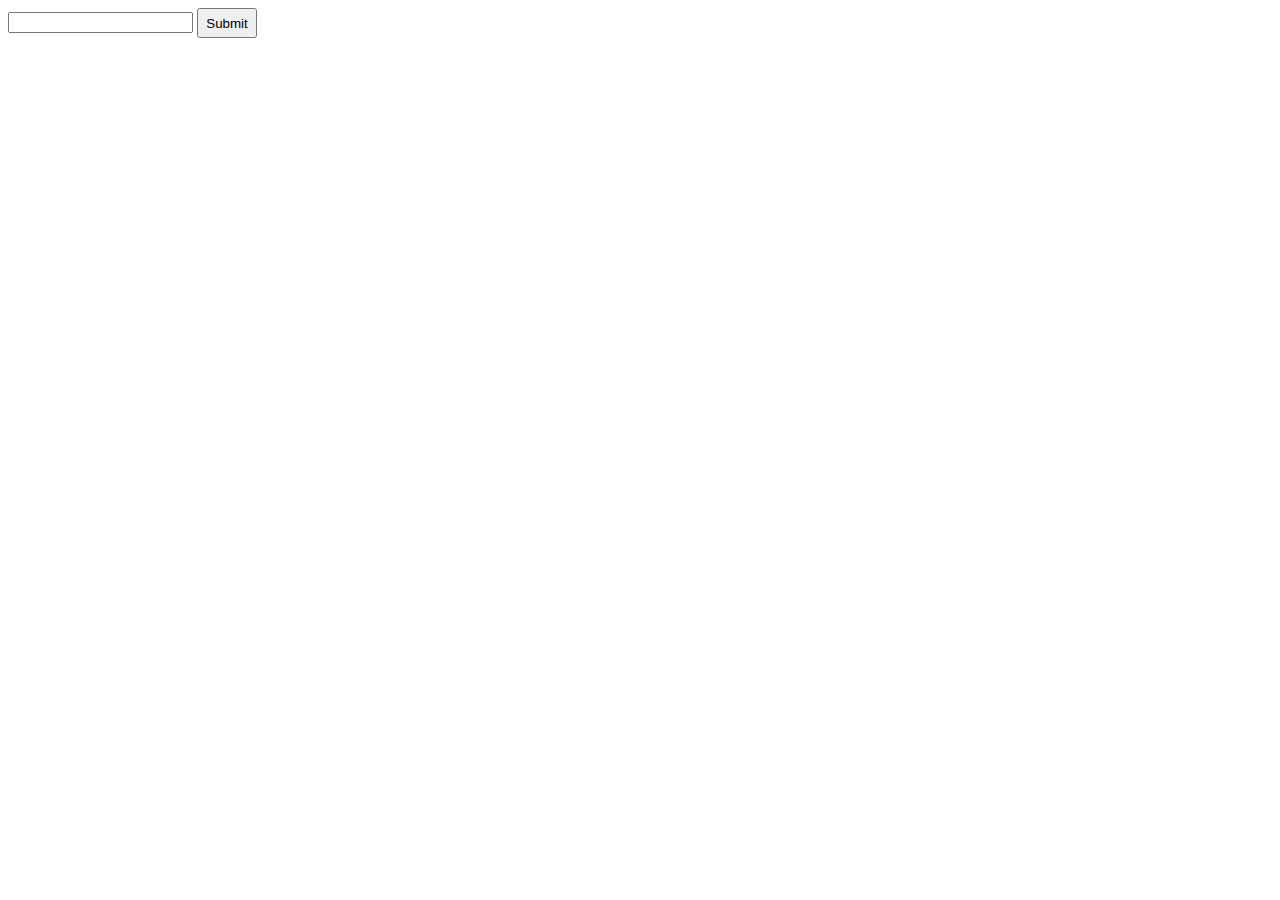
<file: hw_5_1/JQ.html>
<!DOCTYPE html>
<html lang="en">
<head>
    <meta charset="UTF-8">
    <title>title</title>
    <style>
        ul{
            background-color: red;
        }
        #button{
            width: 60px;
            height: 30px;
            vertical-align: middle;
        }
    </style>
</head>
<body>
    <div id="input">
        <input type="text" id="content">
        <button id="button">Submit</button>
    </div>
    <ul id="list">

    </ul>
</body>
<script src="jquery-3.2.1.min.js"></script>
<script src="action.js"></script>
</html>
</file>
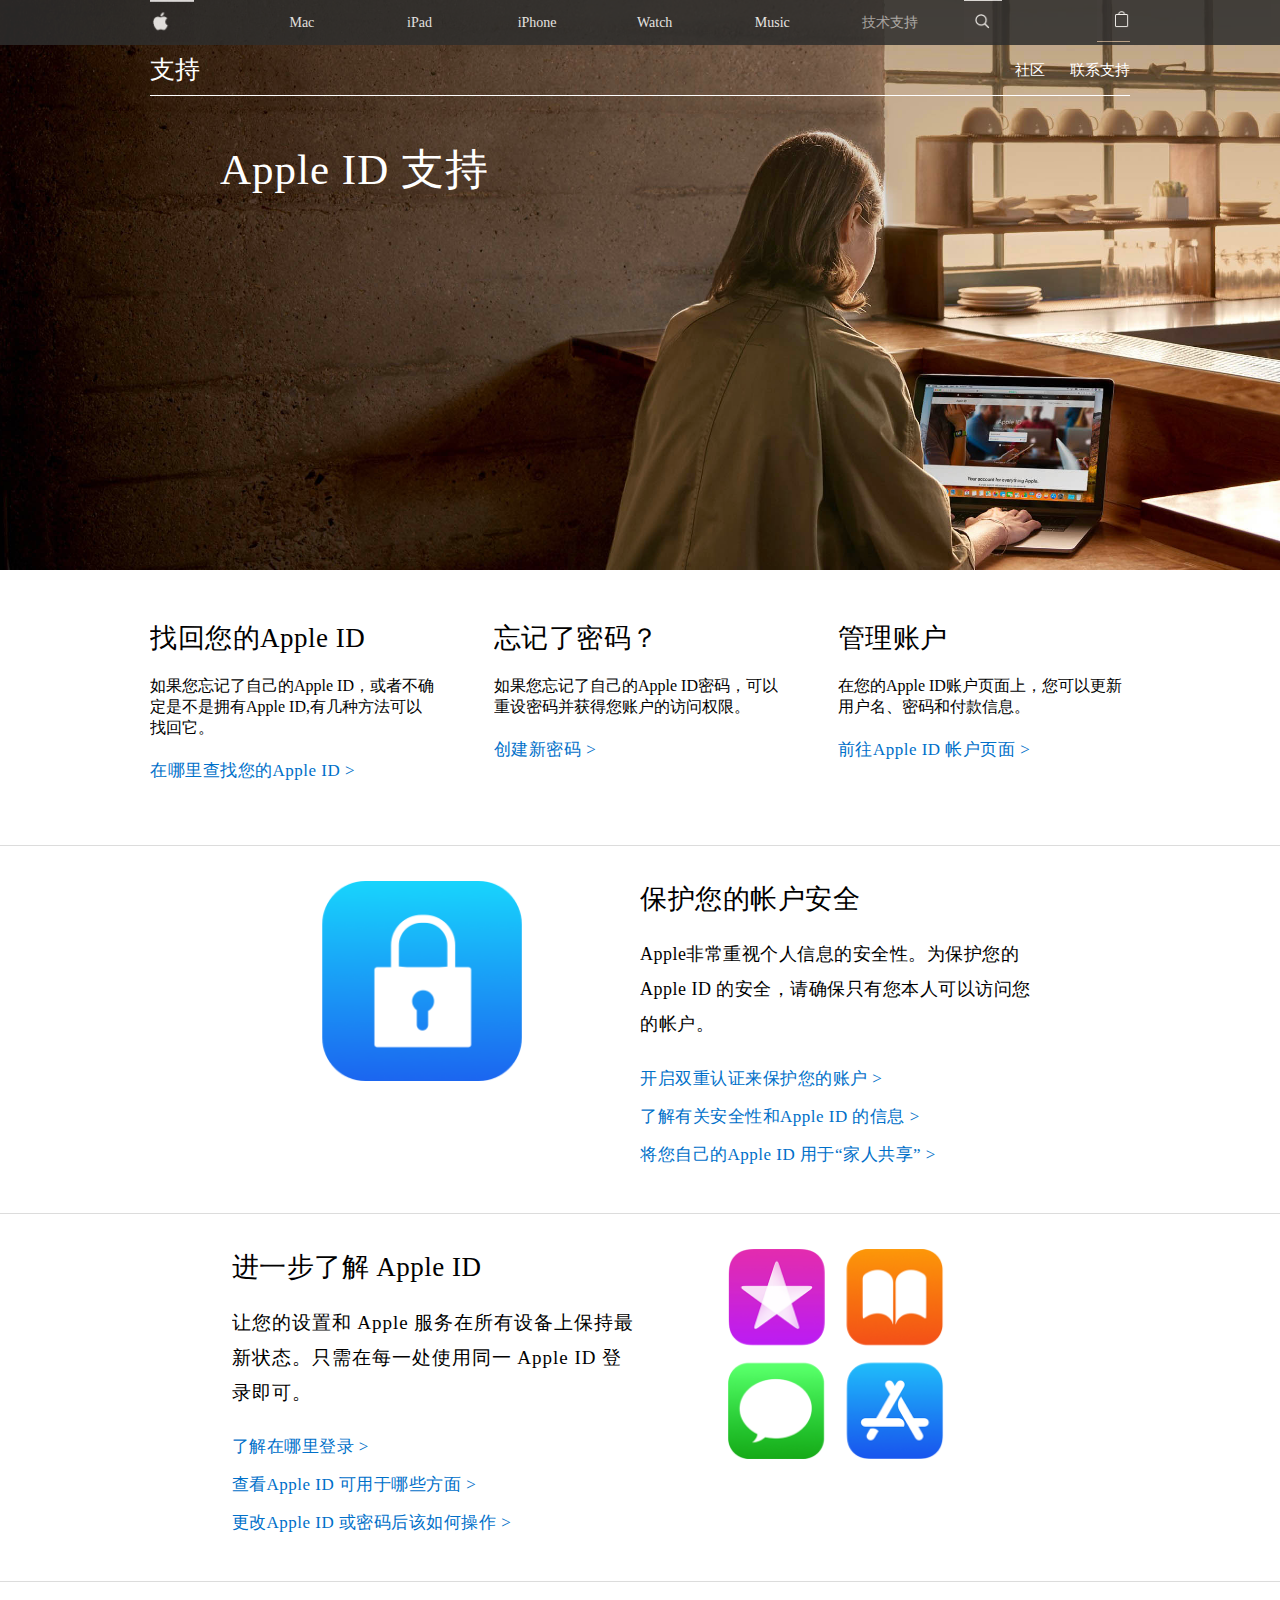
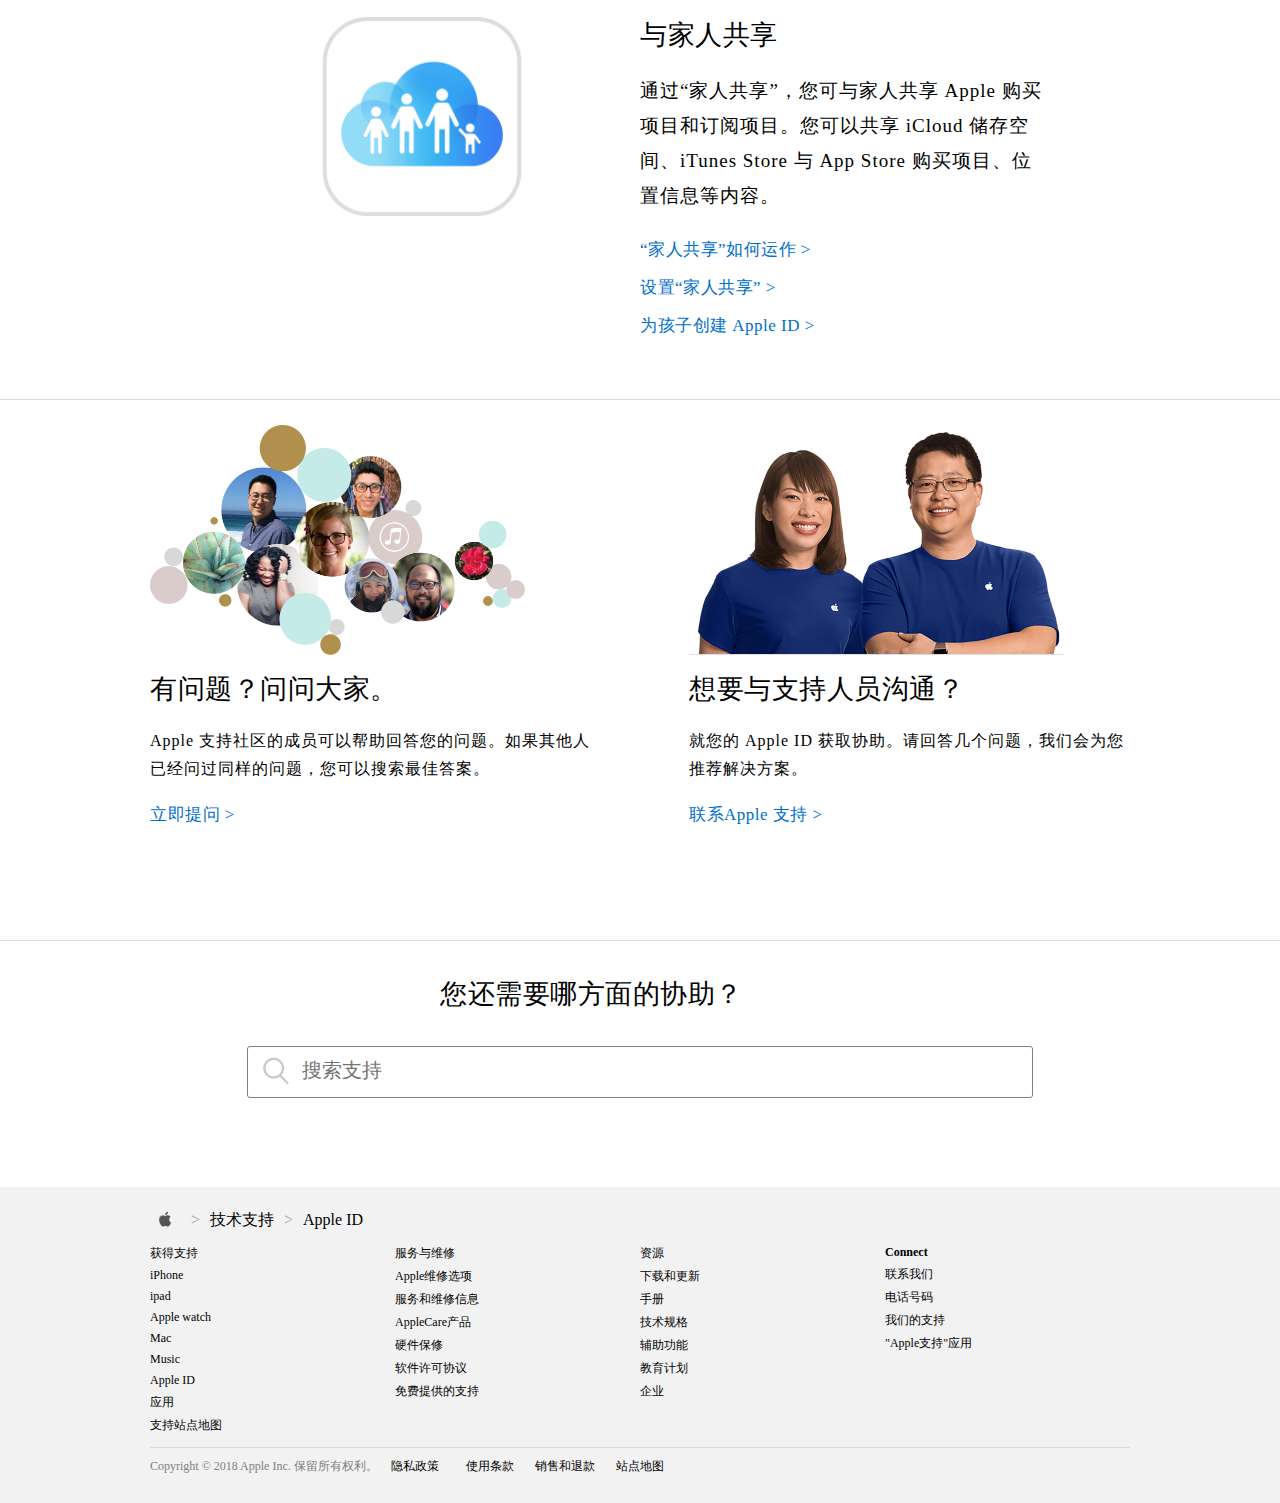
<file: IThuzixuan/apple/苹果支持ID.html>
<!DOCTYPE html>
<html lang="en">
<head>
    <meta charset="UTF-8">
    <meta name="viewport" content="width=device-width, initial-scale=1.0">
    <meta http-equiv="X-UA-Compatible" content="ie=edge">
    <link rel="stylesheet" href="apple.css">
    <link rel="stylesheet" href="another.css">
    <link rel="stylesheet" href="three.css">
    <title>Apple</title>
</head>
<body>
    <div id="top">
        <div id="t1">
           <div id="nav">
                <div class="navboxxxx"><img src="liangheng.png" alt=""></div>
                <div class="navbo"><img src="baipingguo.png"height="42px"></div>
                <div class="navbox">Mac</div>
                <div class="navbox">iPad</div>
                <div class="navbox">iPhone</div>
                <div class="navbox">Watch</div>
                <div class="navbox">Music</div>
                <div class="navbox" id="jishu">技术支持</div>
                <div class="navboxxx"><img src="search.png"height="42px" ></div>
                <div class="navboxx"><img src="xiaobao.png"height="42px"></div>
            </div>
        </div>
        <div id="t2"><div id="left">支持</div>
        <div class="right">联系支持</div>
        <div class="right">社区</div>
    </div>
        <div id="t3"><div id="font">Apple ID 支持</div></div>
    </div>
 <div id="mid">
    <div id="m1">
              <div id="t4"><div id="font1">Apple ID 支持</div></div>
        <div id="kuang">
          <div class="kuangkuang">
              <div class="kt">找回您的Apple ID</div>
              <div class="ks">如果您忘记了自己的Apple ID，或者不确定是不是拥有Apple ID,有几种方法可以找回它。</div>
              <div class="kf">在哪里查找您的Apple ID &gt;</div>
        </div>
          <div class="kuangkuang"><div class="kt">忘记了密码？</div>
             <div class="ks">如果您忘记了自己的Apple ID密码，可以重设密码并获得您账户的访问权限。</div>
             <div class="kf">创建新密码 &gt;</div>
        </div>
          <div class="kuangkuang3" id="kuangkuang3"><div class="kt">管理账户</div>
              <div class="ks">在您的Apple ID账户页面上，您可以更新用户名、密码和付款信息。</div>
              <div class="kf">前往Apple ID 帐户页面 &gt;</div>
        </div>
        </div>
    </div>
    <div id="m2">
        <div id="suo">
         
           <div id="suozi">
              <div id="suozitop">保护您的帐户安全</div>
              <div id="suozisec">Apple非常重视个人信息的安全性。为保护您的Apple ID 的安全，请确保只有您本人可以访问您的帐户。</div>
              <div class="suoziblu">开启双重认证来保护您的账户 &gt;</div>
              <div class="suoziblu">了解有关安全性和Apple ID 的信息 &gt;</div>
              <div class="suoziblu">将您自己的Apple ID 用于“家人共享” &gt;</div>
           </div>
             <div id="suotu"><img src="suotu.png" height="200px"></div>
        </div>
    </div>
    <div id="m3">
            <div id="ID">
                    <div id="idzi">
                       <div id="idzitop">进一步了解 Apple ID</div>
                       <div id="idzisec">让您的设置和 Apple 服务在所有设备上保持最新状态。只需在每一处使用同一 Apple ID 登录即可。</div>
                       <div class="idziblu">了解在哪里登录 &gt;</div>
                       <div class="idziblu">查看Apple ID 可用于哪些方面 &gt;</div>
                       <div class="idziblu">更改Apple ID 或密码后该如何操作 &gt;</div>
                    </div>
                    <div id="suotu"><img src="ID.png" height="210px"></div>
                 </div>
    </div>
    <div id="m4">
        <div id="yun">
                <div id="yunzi">
                        <div id="yunzitop">与家人共享</div>
                        <div id="yunzisec">通过“家人共享”，您可与家人共享 Apple 购买项目和订阅项目。您可以共享 iCloud 储存空间、iTunes Store 与 App Store 购买项目、位置信息等内容。</div>
                        <div class="yunziblu">“家人共享”如何运作 &gt;</div>
                        <div class="yunziblu">设置“家人共享” &gt;</div>
                        <div class="yunziblu">为孩子创建 Apple ID &gt;</div>
                     </div>  
                 <div id="yuntu"><img src="yun.png" height="200px"></div>  
        </div>
                 
        </div>
    </div>
    <div id="m5">
        <div id="old">
                <div id="leftkuang">
                    <div id="old1"><img src="old1.png" width="375px"></div>
                    <div id="leftzi">
                          <div id="leftzitop">有问题？问问大家。</div>
                          <div id="leftzisec">Apple 支持社区的成员可以帮助回答您的问题。如果其他人已经问过同样的问题，您可以搜索最佳答案。</div>
                          <div class="leftziblu">立即提问 &gt;</div>
                    </div>
                </div>
                <div id="rightkuang">
                        <div id="old2"><img src="old2.png" width="375px"></div>
                        <div id="rightzi">
                              <div id="rightzitop">想要与支持人员沟通？</div>
                              <div id="rightzisec">就您的 Apple ID 获取协助。请回答几个问题，我们会为您推荐解决方案。</div>
                              <div class="rightziblu">联系Apple 支持 &gt;</div>
                        </div>

                </div>
        </div>
    </div>
    <div id="m6">
        <div id="m6top">您还需要哪方面的协助？</div>
        <div class="box">
                <input  type="text" placeholder="搜索支持" >
                <img src="sousuo.png" alt="" class="haha">
        </div>
    </div>
</div>
    <div id="foot">
         <div id="foottop">
             <img src="pingguo.png">
             <div class="jiantou">&gt;</div>
             <div>技术支持</div>
             <div class="jiantou">&gt;</div>
             <div> Apple ID</div>
         </div>
             <div id="footmid">
                <div class="footkuang">
                       <div class="kuangtop">获得支持</div>
                        <div class="kuangmid">iPhone </div>
                        <div class="kuangmid">ipad</div>
                        <div class="kuangmid">Apple watch</div>
                        <div class="kuangmid">Mac</div>
                        <div class="kuangmid">Music</div>
                        <div class="kuangmid">Apple ID</div>
                        <div class="kuangmid">应用</div>
                        <div class="kuangmid">支持站点地图</div>
                </div>
                <div class="footkuang"> 
                    <div class="kuangtop">服务与维修</div>
                    <div class="kuangmid">Apple维修选项</div>
                    <div class="kuangmid">服务和维修信息</div>
                    <div class="kuangmid">AppleCare产品</div>
                    <div class="kuangmid">硬件保修</div>
                    <div class="kuangmid">软件许可协议</div>
                    <div class="kuangmid">免费提供的支持</div>
              </div>
                <div class="footkuang">
                        <div class="kuangtop">资源</div>
                        <div class="kuangmid">下载和更新</div>
                        <div class="kuangmid">手册</div>
                        <div class="kuangmid">技术规格</div>
                        <div class="kuangmid">辅助功能</div>
                        <div class="kuangmid">教育计划</div>
                        <div class="kuangmid">企业</div>
                </div>
                <div class="footkuang">
                        <div class="kuangtop">Connect</div>
                        <div class="kuangmid">联系我们</div>
                        <div class="kuangmid">电话号码</div>
                        <div class="kuangmid">我们的支持</div>
                        <div class="kuangmid">"Apple支持"应用</div>
                </div>


             </div>
             <div id="footbot">
                               <div id="copy">Copyright © 2018 Apple Inc. 保留所有权利。</div> 
                               <div class="xiaohezi" id="xiaohezi">隐私政策 </div>
                               <div class="xiaohezi">使用条款 </div>
                               <div class="xiaohezi">销售和退款 </div> 
                               <div class="xiaohezi">站点地图</div>

             </div>
    </div>
</body>
</html>
</file>
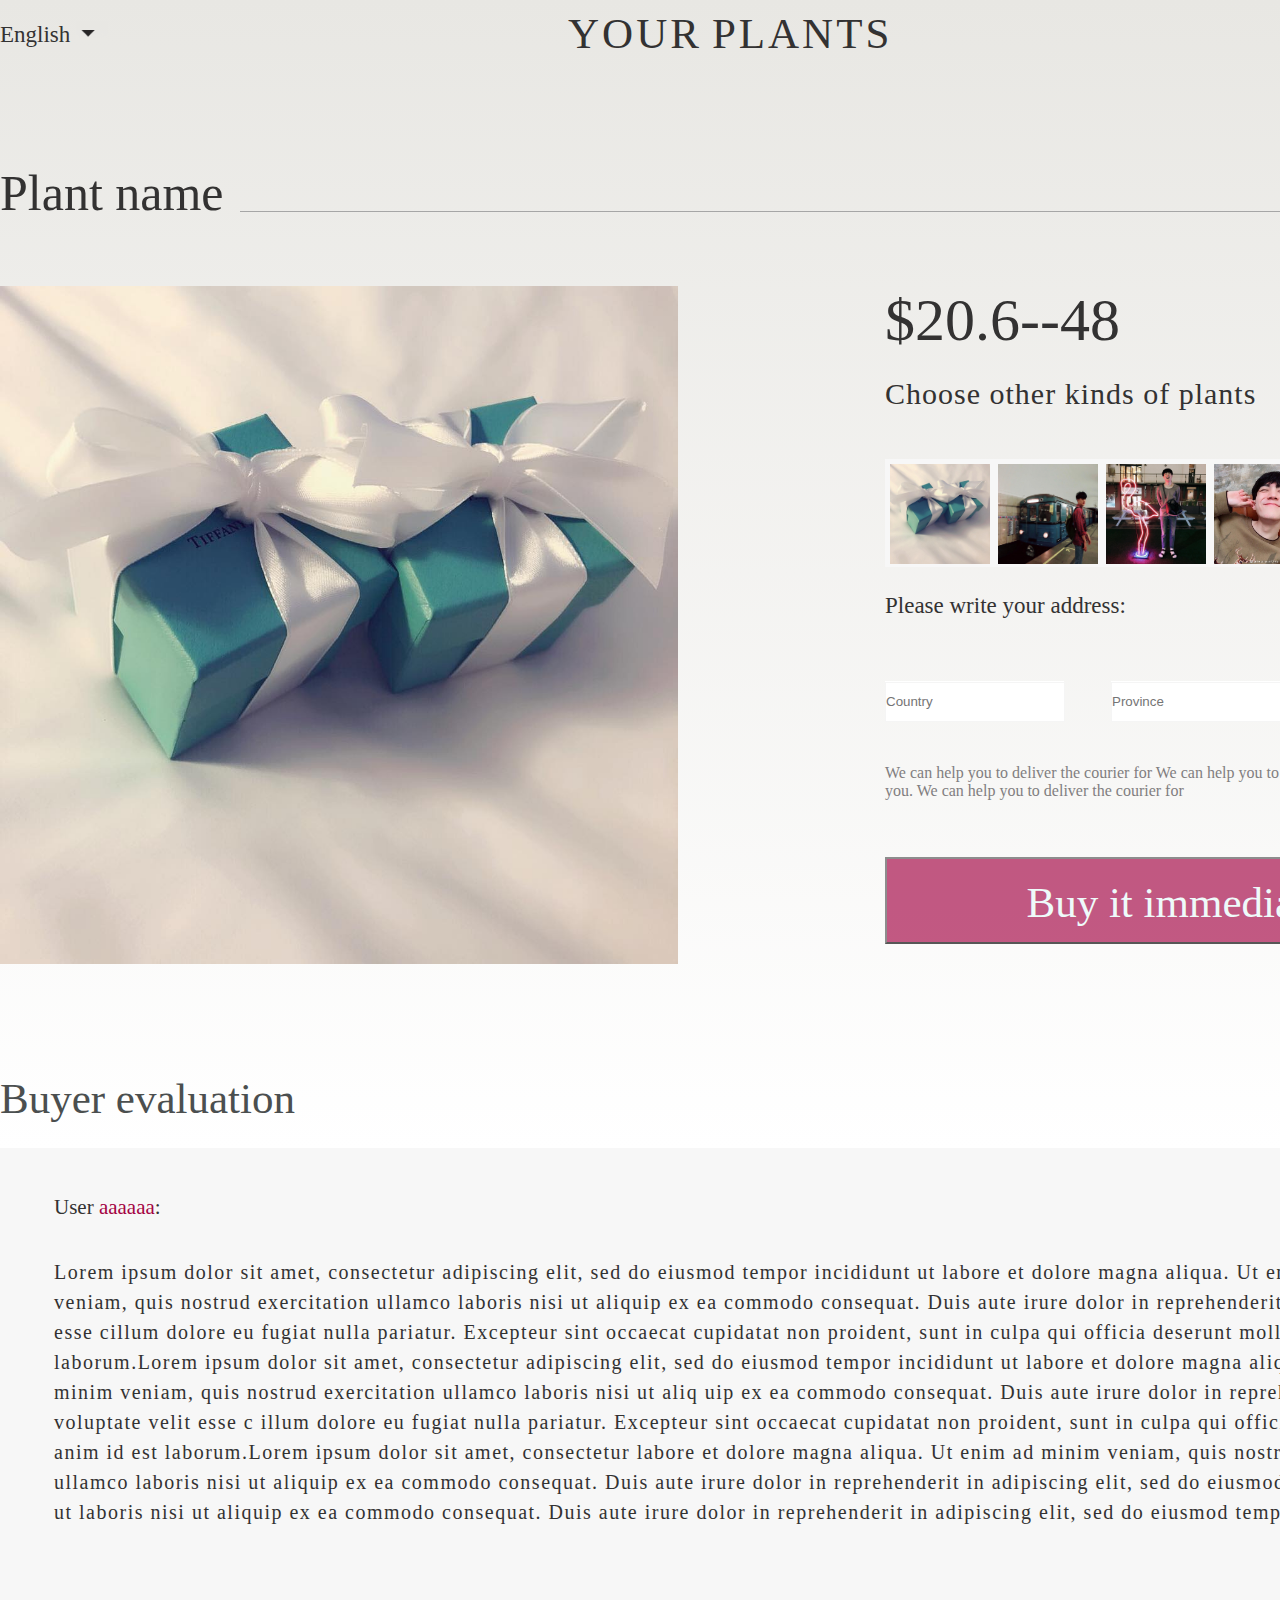
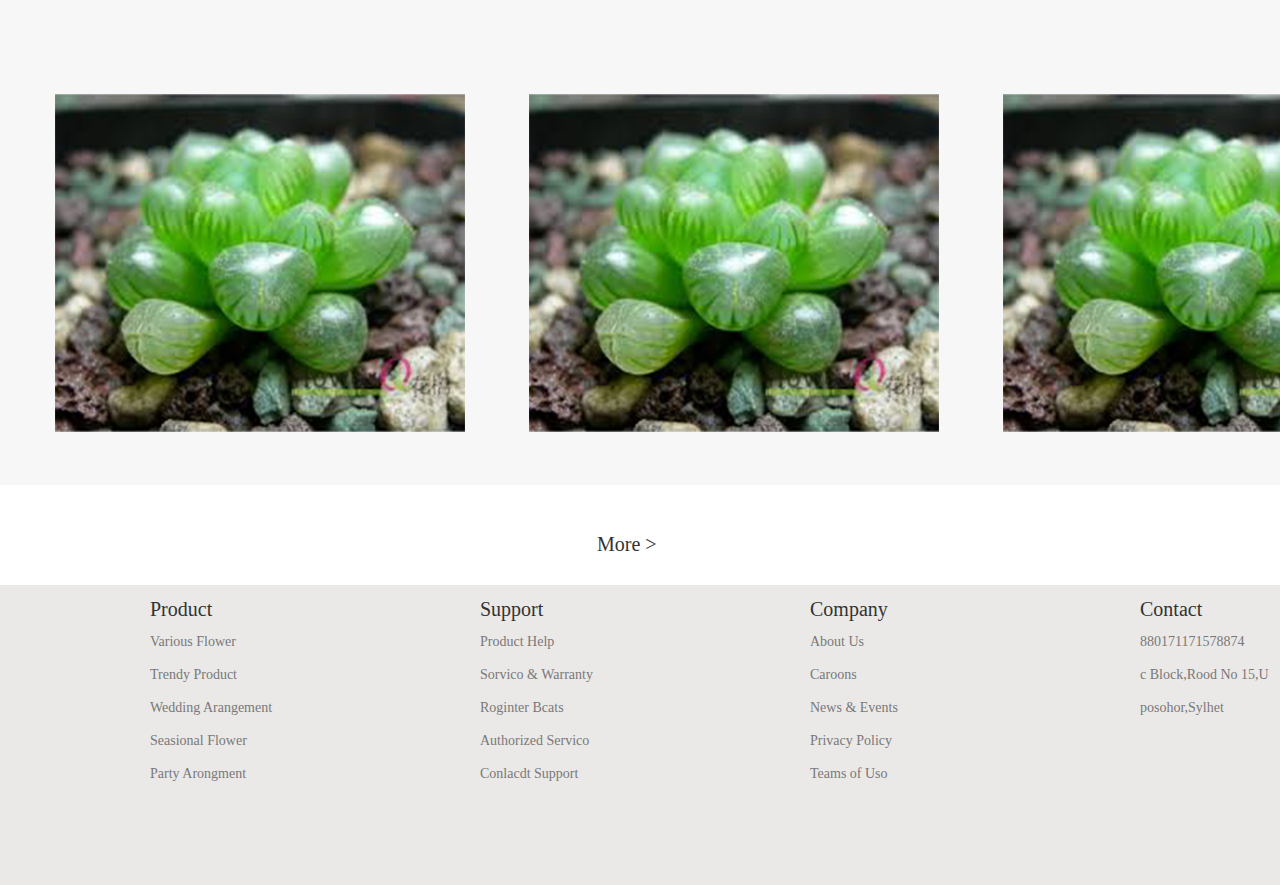
<file: IThuzixuan/dazuoye/第三页.html>
<!DOCTYPE html>
<html lang="en">
<head>
    <meta charset="UTF-8">
    <meta name="viewport" content="width=device-width, initial-scale=1.0">
    <meta http-equiv="X-UA-Compatible" content="ie=edge">
    <title>fun2</title>
    <link rel="stylesheet" href="fun2.css">
    <link rel="stylesheet" href="fun2.js">
</head>
<body>
    <div id="top">
        <div id="t1">
                <div id="left">English <img src="arrow.png"></div>
                <div id="navmid">YOUR<span>PLANTS</span></div>
                <div id="right">Loge in</div>
                <div id="car">  Car</div>
                <div id="carp"><img src="car.png" alt=""></div>
        </div>
        <div id="t2"><div id="PLANTS">Plant name</div><div id="line"></div></div>
        <div id="t3">
                <div class="box" id="box">
                        <div class="small " id="smallBox">
                            <img  id="img1"   width="678px" height="678px" src="b1.jpg">
                            <div class="mask" id="mask"></div>
                        </div>
                        <div class="big" id="bigBox">
                            <img id="bigPic"src="b1.jpg">
                        </div>
                    </div>
            <div id="zi">
                <div id="pt1">$20.6--48</div>
                <div id="pt2">Choose other kinds of plants</div>
            <div id="pt3">
                <div id="sp1" class="bp"><img id="j1" src="b1.jpg" width="100px" height="100px"></div>
                <div id="sp2" class="bp"><img id="j2" src="b2.jpg" width="100px" height="100px"></div>
                <div id="sp3" class="bp"><img id="j3" src="b3.jpg" width="100px" height="100px"></div>
                <div id="sp4" class="bp"><img id="j4" src="b4.jpg" width="100px" height="100px"></div>
                <div id="sp5" class="bp"><img id="j5" src="b5.jpg" width="100px" height="100px"></div>
                <div id="sp6"><img src="grayarrow.png" height="120px" ></div>
            </div>
                <div id="pt4">Please write your address:</div>
                <div id="pt5">
                    <div class="kuangkuang"> <input type="text" id="i1" onblur="myfunction()" placeholder="Country"></div>
                       <div class="kuangkuang" id="kuangkuang2"><input type="text" id="i2" onblur="myfunction()" placeholder="Province"> </div>
                   <div class="kuangkuang"><input type="text" id="i3" onblur="myfunction()" placeholder="City"></div>
                 </div>
                <div id="pt6">We can help you to deliver the courier for 
                        We can help you to deliver the courier for We can help you. 
                        We can help you to deliver the courier for  
                </div>
                <button id="pt7">Buy it immediately</button>
            </div>
        </div>
        <div id="t4">Buyer evaluation</div>
    </div>
    <div id="mid">
        <div id="midkuang">
            <div id="bao3">
                <div id="User">User <span>aaaaaa</span>:</div>
                   <p>Lorem ipsum dolor sit amet, consectetur adipiscing elit, sed do eiusmod tempor incididunt ut

                    labore et dolore magna aliqua. Ut enim ad minim veniam, quis nostrud exercitation ullamco 
                    
                    laboris nisi ut aliquip ex ea commodo consequat. Duis aute irure dolor in reprehenderit in 
                    
                    voluptate velit esse cillum dolore eu fugiat nulla pariatur. Excepteur sint occaecat cupidatat 
                    
                    non proident, sunt in culpa qui officia deserunt mollit anim id est laborum.Lorem ipsum dolor
                    
                    sit amet, consectetur adipiscing elit, sed do eiusmod tempor incididunt ut labore et dolore 
                    
                    magna aliqua. Ut enim ad minim veniam, quis nostrud exercitation ullamco laboris nisi ut aliq
                    
                    uip ex ea commodo consequat. Duis aute irure dolor in reprehenderit in voluptate velit esse c
                    
                    illum dolore eu fugiat nulla pariatur. Excepteur sint occaecat cupidatat non proident, sunt in 
                    
                    culpa qui officia deserunt mollit anim id est laborum.Lorem ipsum dolor sit amet, consectetur     
                    labore et dolore magna aliqua. Ut enim ad minim veniam, quis nostrud exercitation ullamco
                    laboris nisi ut aliquip ex ea commodo consequat. Duis aute irure dolor in reprehenderit in 
                    adipiscing elit, sed do eiusmod tempor incididunt ut  laboris nisi ut aliquip ex ea commodo consequat. Duis aute irure dolor in reprehenderit in 
                    adipiscing elit, sed do eiusmod tempor incididunt ut  
                  </p>
                    <div id="bao">
                        <div class="poto1"><img src="4.png" alt=""></div>
                        <div class="poto1" id="poto2"><img src="4.png" alt=""></div>
                        <div class="poto1"><img src="4.png" alt=""></div>
                    </div>
            </div>
        </div>
    </div>
    <div id="foot">
       <div id="more">More <span> &gt;</span></div>
       <div id="foot2">
       <div id="bao4">
            <div class="footintro">
             <div class="text" id="text1">Product</div>
             <div class="text">Various Flower</div>
             <div class="text">Trendy Product</div>
             <div class="text">Wedding Arangement</div>
             <div class="text">Seasional Flower</div>
             <div class="text">Party Arongment</div>
            </div>
            <div class="footintro">
                <div class="text" id="text1">Support</div>
                <div class="text">Product Help</div>
                <div class="text">Sorvico & Warranty</div>
                <div class="text">Roginter Bcats</div>
                <div class="text">Authorized Servico</div>
                <div class="text">Conlacdt Support</div>
            </div>
            <div class="footintro">
                <div class="text" id="text1">Company</div>
                <div class="text">About Us</div>
                <div class="text">Caroons</div>
                <div class="text">News & Events</div>
                <div class="text">Privacy Policy</div>
                <div class="text">Teams of Uso</div>
            </div>
            <div class="footintro">
                   <div class="text" id="text1">Contact</div>
                   <div class="text">880171171578874</div>
                   <div class="text"></div>
                   <div class="text">c Block,Rood No 15,U</div>
                   <div class="text">posohor,Sylhet</div>
                   <div class="text"></div>
               </div>
        </div>
    </div>


    </div>
</body>
<script>
var check1=document.getElementById("i1");
var check2 = document.getElementById("i2");
var check3 = document.getElementById("i3");

 function myfunction ()
 {
     if(check1.value=="")
     return false;
     if(check2.value=="")
     return false;
     if(check3.value=="")
     return false;
     else{
        var bigbox = document.getElementById("pt7");
           bigbox.style.opacity=1;
     }
 }
 var bp = document.getElementsByClassName("bp");
 var bigp = document.getElementById("img1");
 var arrow = document.getElementById("sp6");
 for(var i=0;i<bp.length;i++)
 {
     bp[i].index=i;
     bp[i].onclick = function(){
         img1.src = "b"+(this.index+1)+".jpg";
         bigPic.src = "b"+(this.index+1)+".jpg";
         img1.style.width="678px";
         img1.style.height="678px";
     }
     

 }
 /*var test1 = document.getElementById("j1");
 var test2 = document.getElementById("j2");
 var test3 = document.getElementById("j3");
 var test4 = document.getElementById("j4");
 var test5 = document.getElementById("j5");
 var temp;
 arrow.onclick = function()
 {    
     for(var j=0;j<bp.length;j++)
     {
        if(img1.value == ("test"+[j+1]).value)
       {
           temp=j+1;

       }
     }
     img1.src = "b"+(temp)+".jpg"; 
 }*/




var smallBox = document.getElementById("smallBox");
var mask = document.getElementById("mask");
var bigBox = document.getElementById("bigBox");
var box = document.getElementById("box");
var bigPic = document.getElementById("bigPic");
//鼠标经过小盒子，显示大盒子
smallBox.onmouseover = function() {
    bigBox.style.display = "block";
    mask.style.display = "block";

}

smallBox.onmouseout = function() {
    bigBox.style.display = "none";
    mask.style.display = "none";
}
smallBox.onmousemove = function(event) {
    //遮罩跟随鼠标
    var event = event || window.event;
    var pageX = event.pageX || event.clientX + document.documentElement.scrollLeft;
    var pageY = event.pageY || event.clientY + document.documentElement.scrollTop;
    //计算mask的位置
    // var boxX = ;
    // var boxY =  ;
    var targetX = pageX - box.offsetLeft - mask.offsetWidth / 2;
    var targetY = pageY - box.offsetTop - mask.offsetHeight / 2;
    //限制mask移动范围
   if (targetX < 0) {
        targetX = 0;
    }
    if (targetY < 0) {
        targetY = 0;
    }
    if (targetX > smallBox.offsetWidth - mask.offsetWidth) {
        targetX = smallBox.offsetWidth - mask.offsetWidth;
    }

    if (targetY > smallBox.offsetHeight - mask.offsetHeight) {
        targetY = smallBox.offsetHeight - mask.offsetHeight;
    }
    mask.style.left = targetX + "px";
    mask.style.top = targetY + "px";

    bigBox.style.left = targetX +200+ "px";
    bigBox.style.top = targetY +"px";
    //按照比例移动大图
    var bigToMove = bigPic.offsetWidth - bigBox.offsetWidth;
    var maskToMove = smallBox.offsetWidth - mask.offsetWidth;
    var rate = bigToMove / maskToMove;
    bigPic.style.left = -rate *targetX + "px";
  bigPic.style.top = -rate *targetY + "px";
   // bigPic.style.left = -bigPic.offsetWidth/smallBox.offsetWidth *targetX + "px";
   // bigPic.style.top = -bigPic.offsetHeight/smallBox.offsetHeight *targetY + "px";
}
//移动大图片 大图片移动的距离/mask移动的距离 = 大图片的宽度/smallBox的宽度(原理)

</script>
</html>
</file>
<file: hw_5_2/css.css>
#window #images{
    margin: 0px;
    padding: 0px;
    position: absolute;
    width: 2100px;
    left: -300px;
}
#window #images li{
    list-style: none;
    float: left;
    margin: 0px;
    padding: 0px;
}
#window #images li img{

}
#window{
    position: relative;
    overflow: hidden;
    margin-left: 600px;
    z-index: 2;
}
#container{
    position: relative;
}
.button{
    background-color: black;
    border-radius: 100%;
    width: 50px;
    height: 50px;
    opacity: 0;
    position: relative;
    z-index: 3;
}
#pre{
    left: 10px;
    top: 55px;
}
#pre:before{
    content: " ";
    width: 0;
    height: 0;
    border: 20px solid;
    border-color: transparent white transparent transparent;
    z-index: 5;
    position: absolute;
    top: 6px;
    left: -9px;
}
#pre:after{
    content: " ";
    width: 0;
    height: 0;
    border: 20px solid;
    border-color: transparent black transparent transparent;
    z-index: 5;
    position: absolute;
    top: 6px;
    left: -7px;
}
#next{
    left: 240px;
    top: 5px;
}
#next:before{
    content: " ";
    width: 0;
    height: 0;
    border: 20px solid;
    border-color: transparent transparent transparent black;
    z-index: 5;
    position: absolute;
    top: 6px;
    right: -7px;
}
#next:after{
    content: " ";
    width: 0;
    height: 0;
    border: 20px solid;
    border-color: transparent transparent transparent white;
    z-index: 4;
    position: absolute;
    top: 6px;
    right: -9px;
}
#select{
    position: absolute;
    width: 250px;
    height: 30px;
    z-index: 4;
    left: 595px;
    top: 145px;
}
#select .select_button{

    list-style: none;
    background-color: black;
    float: left;
    z-index: 4;
    opacity: 0.5;
    cursor: pointer;
    text-align: center;
    margin: 0 10px;
}
#select .select_button a{
    text-decoration: none;
    color: white;
}
.clearfix:after{
    content: "020";
    display: block;
    height: 0;
    clear: both;
    visibility: hidden;
}

.clearfix {
    zoom: 1;
}
</file>
<file: hw_6/init.css>
*{
    margin: 0;
    padding: 0;
}
</file>
<file: hw_1/css.css>
#father{
    width: 1580px;
    height: 1020px;
    /*background-color: red;*/
}
.navi{
    height: 100%;
    float:left;
}
.navi .left{
    position: relative;
    background-color: #1D2530;
    width: 125px;
    height: 100%;
    float: left;
}
.navi .left .image{
    position:relative;
    width: 70px;
    height: 70px;
    border-radius: 100%;
    margin: 25px auto;
}
.navi .left .image .tag{
    position: absolute;
    top: 50%;
    left: 50%;
}
.navi .left .crossC {
    border: 3px solid #2D3949;
}
.navi .left .bottom{
    position: relative;
    top: 55%;
    left: 30%;
}
.navi .right{
    position:relative;
    background-color: #232C3D;
    width: 315px;
    height: 100%;
    float: left;
}
.navi .right .list{
    border-bottom: 1px solid #2A3344;
}
.navi .right .list .title p{
    padding-top: 8px;
    padding-left: 30px;
    color: #5B6779;
    font-size: 12px;
    display: inline-block;
}
.navi .right .list .title img{
    position:absolute;
    padding-top: 20px;
    left: 80%;
}
.navi .right .list .group{
    padding-left: 30px;
}
.navi .right .list .option {
    display: inline-block;
    margin: 0 0 16px;
    color: #B7C0CD;
    font-size: 14px;
}
.navi .right .list .group_s{
    padding-left: 30px;
}
.navi .right .list .group_s .option{
    position: relative;
    left: 20%;
}
.navi .right .bottom{
    position: absolute;
    top: 92%;
}
.navi .right .bottom span{
    margin: 0 0 20px 38px;
    color: white;
    font-size: 14px;
}
#container{
    height: 100%;
    width: 1140px;
    margin-left: 440px;
}
#container .title{
    position: relative;
}
#container .title .left{
    display: inline-block;
    margin-left: 40px;
}
#container .title .left h4{
    font-size: 24px;
}
#container .title .right{
    display: inline-block;
    position: absolute;
    left: 70%;
    margin-top: 15px;
}
#container .title .right .face{
    margin: 5px 20px 0 0;
    position: relative;
    width: 50px;
    height: 50px;
    background: url(image/Face.png);
    float: right;
}
#container .title .right .face img{
    position: absolute;
    top: 66%;
    left: 66%;
}
#container .title  .right .words{
    float: right;
}
#container .title .right .arrow{
    float: right;
    margin: 18px 50px;
}
#container .title .right p{
    margin: 10px 0 10px;
}
#container .title .right .name{
    color: blue;
    font-size: 16px;
    margin-bottom: -8px;
}
#container .title .right .root{
    color: grey;
    font-size: 14px;
}
#container .search_menu{
    float:left;
    width: 35%;
    height: 923px;
    border-bottom: 1px solid;
}
#container .content_page{
    float:left;
    width: 65%;
    height: 923px;
    position: relative;
}
#container .search_menu .search{
    height: 6%;
    position: relative;
}
#container .search_menu .search input{
    width: 70%;
    height: 46%;
    position: absolute;
    top: 50%;
    left: 50%;
    margin: -17px 0 0 -145px;
    color: grey;
    border-radius: 6px;
    border: 1px solid grey;
    padding-left: 15px;
    outline: none;
}
#container .search_menu .search input:focus {
    -webkit-box-shadow: 0 0 0 #fff;
    -moz-box-shadow: 0 0 0 #fff;
}
#container .search_menu .search img{
    position: absolute;
    top: 29%;
    left: 79%;
    cursor: pointer;
}
#container .search_menu .search img{
    position: absolute;
    top: 32%;
    left: 77%;
}
#container .search_menu .part{
    height: 14%;
    position: relative;
    border-left: 4px solid transparent;
}
#container .search_menu .part:hover{
	border-left: 4px blue solid;
    cursor:hand;
}
#container .search_menu .part:hover{
	border-left: 4px blue solid;
}
#container .search_menu .part .friend{
    height: 60px;
    background-color: white;
    position: relative;
}
#container .search_menu .part .friend img{
    margin: 7px 10px 0 10px;
}
#container .search_menu .part .friend .information .circle{
	visibility: visible; 
	position: relative; 
	width: 15px; 
	height: 15px; 
	background-color: RGB(0, 170, 255);
	border-radius: 100%;
	display: none; 
	margin-right: 5px; 
	margin-top: -3px;"
}
#container .search_menu .part:hover .friend .information .circle{
	display: inline-block;
    color: RGB(0, 170, 255);
}
#container .search_menu .part:hover .friend .information .name {
    color: RGB(0, 170, 255)
}
#container .search_menu .part .friend .information:hover .circle{
	display: inline-block;
}
#container .search_menu .part .friend .information:hover .name{
	color: lightblue;
}
#container .search_menu .part .information{
    display: inline-block;
}
#container .search_menu .part .information .name{
    font-size: 16px;
    margin-bottom: 5px;
    margin-top: 4px;
}
#container .search_menu .part .information .way{
    font-size: 14px;
    color: grey;
    margin-top: 4px;
    margin-bottom: 5px;
}
#container .search_menu .part .time{
    position: absolute;
    display: inline-block;
    color: grey;
    font-size: 14px;
    top: 2%;
    left: 81%;
}
#container .search_menu .part .detail p{
    font-size: 14px;
    margin: 0;
    color: gray;
}
#container .search_menu .part .content{
    margin: 16px 0 0 30px;
    display: inline-block;
}
#container .search_menu .part .note{
    width: 30px;
    height: 30px;
    border-radius: 100%;
    background-color: #2D9FF7;
    display: inline-block;
    margin-left: 25px;
    position: relative;
}
#container .search_menu .part .note p{
    font-size: 15px;
    position: absolute;
    top: 50%;
    left: 50%;
    margin-top: -10.5px;
    margin-left: -4.5px;
    color: white;
}
#container .content_page .window_title{
    position: relative;
    height: 6%;
}
#container .content_page .friend_name{
    margin-left: 25px;
}
#container .content_page .friend_name p{
    color: #585D68;
    font-size: 18px;
    display: inline-block;
}
#container .content_page .friend_name .current{
    width: 10px;
    height: 10px;
    border-radius: 100%;
    background-color: green;
}

#container .content_page  .window_title .left{
    display: inline-block;
    position: absolute;
    top: 27%;
    left: 55%;
    margin-bottom: 10px;
}
#container .content_page  .window_title .right{
    display: inline-block;
    position: absolute;
    top: 27%;
    left: 70%;
    margin-bottom: 10px;
}

#container .content_page  .window_title .button{
    position: relative;
    float: left;
    border-radius: 3px;
}

#container .content_page  .window_title button{
    width: 30px;
    height: 30px;
    border-radius: 5px;
    border: 1px solid grey;
    background-color: RGB(250,250,250);
}
#container .content_page  .window_title img{
    float: left;
    position: absolute;
    top: 50%;
    left: 50%;
    margin-left: -8px;
    margin-top: -8px;
}
#container .content_page  .window_title .right img{
    float: left;
    position: absolute;
    top: 50%;
    left: 50%;
    margin-left: -5px;
    margin-top: -8.5px;
}
#container .content_page .chat_page{
    height: 866.62px;
    border-bottom: 1px solid;
    border-left: 1px solid;
    position: relative;
}
#container .content_page .chat_page .box{
    position: relative;
}
#container .content_page .chat_page .box .left{
    float: left;
}
#container .content_page .chat_page .box .left img{
    margin: 20px 0 0 30px;
}
#container .content_page .chat_page .box .right{
    float: left;
}
#container .content_page .chat_page .name{
    margin: 10px;
}
#container .content_page .chat_page .name p{
    display: inline-block;
    margin: 10px 0;
}
#container .content_page .chat_page .content{
    font-size: 14px;
    color: grey;
    margin-left: 10px;
}
#container .content_page .chat_page .content p{
    margin: 10px 0;
}
#container .content_page .chat_page .content .photo .leftpart{
    display: inline-block;
    margin-right: 20px;
}
#container .content_page .chat_page .content .photo .rightpart{
    display: inline-block;
    position: relative;
}
#container  .content_page .chat_page .content .photo .rightpart div{
    height: 40px;
    width: 40px;
    border-radius: 100%;
    background-color: grey;
    opacity: 0.4; /*不透明度*/
    position: absolute;
    top: 50%;
    left: 50%;
    margin-top: -20px;
    margin-left: -20px;
    float: left;
}
#container .content_page .chat_page .content .photo .rightpart .searchicon{
    position: absolute;
    top: 50%;
    left: 50%;
    margin-top: -8px;
    margin-left: -8px;
}
#container .content_page .chat_page .textbox{
    position: absolute;
    float: left;
    top: 93%;
}
#container .content_page .chat_page .text{
    width: 680px;
    height: 50px;
    margin-left: 30px;
}
#container .content_page .chat_page .button{
    position: absolute;
    width: 57px;
    height: 100%;
    float: left;
    top: 0;
    left: 31px;
}
.clearfix { *zoom:1; }
.clearfix:after{
    content: ".";
    display: block;
    height: 0;
    clear: both;
    visibility: hidden;
}
.line{
    background: #5B6779;
    position: absolute;
    margin: 15px 16%;
    width: 80%;
    height: 3px;
}
.line:after{
    content: "";
    background: white;
    position: absolute;
    width: 20%;
    height: 3px;
}
.cross{
    background: #2D3949;
    height:20px;
    position:absolute;
    width:5px;
    border-radius: 100%;
    left: 50%;
    top: 50%;
    margin-top: -10px;
    margin-left: -2.5px;
}
.cross:after{
    background: #2D3949;
    content:"";
    height: 5px;
    left: -8px;
    position: absolute;
    top: 8px;
    width: 20px;
    border-radius: 100%;
}
.border{
    border-bottom: 1px solid;
    border-color: grey;
}
.inline_block{
    display: inline-block;
}
.cutline{
    width: 100%;
    position: relative;
}
.cutline_left{
    background: #5B6779;
    position: absolute;
    width: 40%;
    height: 1px;
    float: left;
}
.cutline_right{
    background: #5B6779;
    position: absolute;
    width: 40%;
    height: 1px;
    margin-left: 60%;
    float: right;
}
.cutline p{
    float: left;
    position: absolute;
    top: -23px;
    left: 44%;
    color: #2D9FF7;
    font-size: 14px;
}
.plus{
    background: #7F8FA4;
    height:20px;
    position:absolute;
    width: 5px;
    left: 56px;
    top: 36%;
}
.plus:after{
    background: #7F8FA4;
    content:"";
    height: 5px;
    left: -7px;
    position: absolute;
    top: 8px;
    width: 20px;
}
</file>
<file: hw_2/header.css>
#header{
    height: 96px;
    float: left;
    width: 100%;
    z-index: 999;
}
#header .top{
    height: 44px;
    background: black;
    opacity: 0.75;
}
#header .top .navi{
    position: relative;
    width: 1024px;
    margin: 0 auto;
}
#header .top .navi ul{
    margin: 0;
    height: 44px;
}
#header .top .navi .set_li{
    /*display: inline-block;*/
    float: left;
    vertical-align: middle;
    list-style: none;
    height: 44px;
    line-height: 40px;
    box-sizing: border-box;
    width: 10%;
}
#header .top .navi .set_li a {
    margin:0 25%;
}

#header .top .navi li:hover{
    opacity: 0.75;
    cursor: pointer;
}
#header .top .navi li a{
    text-decoration: none;
    margin-top: 2rem;
    color: rgb(255, 255, 255);
    font-weight: 300;
}
#header .bottom{
    height: 52px;
    text-align: center;
}
#header .bottom .content{
    width: 1024px;
    margin: 0 auto;
}
#header .bottom .content .left{
    float: left;
    line-height: 54px;
    font-size: 24px;
    margin-left: 10px;
}
#header .bottom .content .right{
    line-height: 64px;
    float: right;
    font-size: 12px;
    margin-right: 10px;
}
#header .bottom .right span{
    margin: 0 10px;
}
#header .top .show{
    width: 17px;
    height: 44px;
    display: none;
    position: relative;
}
#header .top .show div{
    width: 17px;
    height: 1px;
    background: #fff;
    position: absolute;
    top: 38%;
}
/*#header .top .menu:after{*/
    /*width: 17px;*/
    /*height: 1px;*/
    /*background: red;*/
    /*position: absolute;*/
    /*top: 61%;*/
/*}*/
</file>
<file: hw_2/commonSettings.css>
.clearfix { *zoom:1; }
.clearfix:after{
    content: ".";
    display: block;
    height: 0;
    clear: both;
    visibility: hidden;
}
*{
    padding: 0;
    margin: 0;
}

.cross{
    background: #0070C9;
    height:1rem;
    position:absolute;
    width:1px;
    margin-top: 0.5rem;
    margin-left: 1rem;
}
.cross:after{
    background: #0070C9;
    content:"";
    height: 1px;
    left: -0.5rem;
    position: absolute;
    top: 0.5rem;
    width: 1rem;
}
.border{
    border-bottom: 1px solid grey;
    min-width: 620px;
    /*border*/
}
.line{
    /*position: absolute;*/
    height: 1px;
    width: 1000px;
    background-color: grey;
    margin: 0 auto;
    opacity: 0.4;
}
.arrow{
    width: 0;
    height: 0;
    border-color: transparent transparent transparent #2D9FF7;
    border-style: solid;
    border-width: 10px;
    position: relative;
    display: inline-block;
    vertical-align: middle;
}
.arrow:after{
    content: "";
    width: 0;
    height: 0;
    border-color: transparent transparent transparent white;
    border-style: solid;
    border-width: 10px;
    position: absolute;
    left: -11px;
    top: -10px;
}
.arrow_special{
    width: 0;
    height: 0;
    border-color: transparent transparent transparent #585D68;
    border-style: solid;
    border-width: 10px;
    position: relative;
    display: inline-block;
    vertical-align: top;
    margin-left: 2px;
}
.arrow_special:after{
    content: "";
    width: 0;
    height: 0;
    border-color: transparent transparent transparent #f2f2f2;
    border-style: solid;
    border-width: 10px;
    position: absolute;
    left: -11px;
    top: -10px;
}
.plus{
    background: black;
    height:1px;
    position:absolute;
    width:10px;
    margin-top: 0.5rem;
    margin-left: 1rem;
    display: none;
    left: 95%;
    top: 25%;
}
.plus:after{
    background: black;
    content:"";
    height: 10px;
    left: 5px;
    position: absolute;
    top: -5px;
    width: 1px;
}
.hiding{
    display: inline-block;
}

.u-arrow {
    display: inline-block;
    width: 7px;
    height: 7px;
    border-top: 1px solid #0070C9;
    border-right: 1px solid #0070C9;
}

.u-arrow-right {
    transform: rotate(45deg);
}
</file>
<file: hw_2/container.css>
#container {
    width: 100%;
}
#container .back{
    width: 100%;
    background: url(ImageSources/hero-banner-homepage.image.large_2x.jpg) no-repeat;
    background-size: cover;
    background-position: center 30%;
    position: relative;
    z-index: -1;
    padding-top: 1px;
    min-height: 680px;
}
#container .search_area {
    width: 61.25rem;
    margin: 0 auto;
    z-index: 3;
    position: absolute;
    top: 0;
    left: 0;
    right: 0;
}
#container .search_area .content .title{
    text-align: center;
}
#container .search_area .content .title p{
    padding: 4px 0;
}
#container .search_area .content .title .head{
    font-size: 48px;
    font-family: PingFang SC;
}
#container .search_area .content .title .body{
    font-size: 22px
}
#container .search_area .content .search{
    text-align: center;
}
#container .search_area .content .search img{
    float: right;
    position: absolute;
    left: 81.4%;
    top: 33%;
}
#container .search_area .content .search input{
    border: 1px solid #dedede;
    border-radius: 3px;
    height: 52px;
    line-height: 34px;
    padding-left: 50px;
    width: 654px;
    font-size: 22px;
}
#container .search_area .content{
    padding-top: 6rem;
}
#container .search_area .content div{
    margin: 32px 0;
}

#container .part_1 .menu{
    width: 1028px;
    margin: 0 auto;
}
#container .part_1 .part{
    float: left;
}
#container .part_1 .menu .sel{
    float: left;
    margin: 60px 48px;
    text-align: center;
}
#container .part_1 .menu .special{
    width: 68px;
}
#container .part_1 .menu .sel a{
    text-decoration: none;
    color: black;
    line-height: 26px;
    font-weight: 400;
}
#container .part_1 .menu .sel:hover a span{
    text-decoration: underline;
}
#container .part_1 .menu .sel a img{
    width: 68px;
    height: 68px;
}

/* part2 */
#container .part_2{
    height: 68px;
    border-top: 1px solid grey;
    border-bottom: 1px solid grey;
    text-align: center;
    position: relative;
}
#container .part_2 .content{
    cursor: pointer;
    margin-top: 1rem;
}
#container .part_2 .content a{
    text-decoration: none;
    color: #0070C9;
    font-size: 1rem;
    line-height: 34px;
}
#container .part_3 .content{
    text-align: center;
    position: relative;
    margin-top: 4rem;
    padding-bottom: 2rem;
}
#container .part_3 .content img{
    width: 400px;
}
#container .part_3 .content .para{
    display: inline-block;
    margin-top: -1rem;
    vertical-align: top;
    width: 25rem;
    text-align: left;
}
#container .part_3 .content .para .element{
    margin: 1rem 0;
    position: relative;
}
#container .part_3 .content .para p{
    word-wrap: break-word;
    word-break: break-all;
    overflow: hidden;
    margin-bottom: 0.25rem;
    font-size: 1.3rem;
    font-weight: 300;
}
#container .part_3 .content .para h2{
    font-size: 2.5rem;
    font-weight: 500;
    margin: .28rem;
}
#container .part_3 .content .para a{
    text-decoration: none;
    color: #0070C9;
    font-size: 1.3rem;
    font-weight: 300;
    vertical-align: top;
}
#container .part_4{
    width: 1024px;
    margin: 0 auto;
    padding-bottom: 20px;
}
#container .part_4 .element{
    width: 447px;
    display: inline-block;
    vertical-align: top;
    text-align: center;
    margin: 30px 0 30px 56px;
}
#container .part_4 .element img{
    width: 375px;
}
#container .part_4 .element .para{
    text-align: left;
    font-size: 1rem;
    font-weight: 400;
}
#container .part_4 .element .para h2{
    font-weight: 500;
}
#container .part_4 .element .para p{
    margin-bottom: 0.25rem;
    font-size: 14px;
    padding: 10px 0;
    line-height: 28px;
}
#container .part_4 .element a{
    text-decoration: none;
    color: #0070C9;
    vertical-align: top;
}
#container .part_4 .element .para p span{
    color: #0070C9;
}
#container .part_4 .element .para p span:hover{
    text-decoration: underline;
    cursor: pointer;
}
#container .part_4 .element .para a span:hover{
    text-decoration: underline;
}
#container .part_5{
    text-align: center;
}
#container .part_5 .content{
    width: 1024px;
    min-width: 320px;
    text-align: center;
    display: inline-block;
    margin: 1.5rem 0;
    padding-bottom: 0.5rem;
}
#container .part_4 .content h3{
    font-size: 1.5rem;
    font-weight: 400;
    line-height: 2rem;
    margin: 2rem 0;
}

#container .part_5 .content p{
    font-size: 1rem;
    padding: 0.25rem 0;
    line-height: 30px;
}
#container .part_5 .content p span{
    color: #0070C9;
}
#container .part_5 .content p span:hover{
    cursor: pointer;
    text-decoration: underline;
}
#container .part_6{
    width: 100%;
    background: url(ImageSources/today-at-apple-workshop-banner.image.large_2x.jpg) no-repeat center 30%;
    background-size: cover;
    position: relative;
    z-index: -1;
    padding-top: 1px;
    max-height: 516px;
    height: 516px;
}
#container .part_6{
    position: relative;
}
#container .part_6 .content{
    color: white;
    position: relative;
    width:100%;
    height:100%;
}
#container .part_6 .content .container {
    position: absolute;
    left: 20%;
    top: 28%;
}
#container .part_6 .content .container .part6_sel{
    margin: 15px 0;
}
#container .part_6 .content .head{
    width: 330px;
}
#container .part_6 .content .head h2{
    font-weight: 400;
    font-size: 40px;
}
#container .part_6 .content .bottom{
    width: 330px;
}
#container .part_6 .content .bottom p{
    padding-bottom: 0.5rem;
    line-height: 28px;

}
#container .part_6 .content .bottom a{
    text-decoration: none;
    color: #0070C9;
    font-size: 17px;
    line-height: 28px;
}
#container .part_6 .content .bottom a:hover{
    cursor: pointer;
    text-decoration: underline;
}
#container .part_7{
    text-align: center;
    position: relative;
}
#container .part_7 .content{
    width: 1024px;
    margin: 0 auto;
}
#container .part_7 .part{
    vertical-align: top;
}
#container .part_7 .para{
    text-align: left;
    float: left;
    margin-left: 20px;
}
#container .part_7 .para div{
    margin: 1rem 0;
}
#container .part_7 .para .top{
    font-size: 18px;
    font-weight: 500;
}
#container .part_7 .para .middle{
    font-size: 1rem;
}
#container .part_7 .image{
    display: inline-block;
    margin: 25px 0;
}
#container .part_7 .image img{
    width: 150px;
}
#container .part_7 .para  .bottom a{
    text-decoration: none;
    color: #0070C9;
}
#container .part_7 .para .bottom a:hover{
    text-decoration: underline;
}
#container .part_8{
    text-align: center;
}
#container .part_8 .content{
    margin: 2rem 0 3rem 0;
}
#container .part_8 .content div{
    margin: 1rem 0;
}
#container .part_8 .content .top h3{
    font-weight: 500;
    font-size: 1.5rem;
}
#container .part_8 .content .bottom a{
    text-decoration: none;
    color: #0070C9;
    font-size: 1rem;
    font-weight: 400;
}
#container .part_8 .content .bottom a:hover{
    text-decoration: underline;
}
#container .part_9{
    text-align: center;
}
#container .part_9 .content{
    margin: 3rem 0;
}
#container .part_9 .content div{
    margin: 10px 0;
}
#container .part_9 .content .top{
    font-size: 1.5rem;
    font-weight: 400;
}
#container .part_9 .content .top h2{
    font-weight: 500;
    margin: 0;
}
#container .part_9 .content .bottom a{
    font-size: 17px;
    font-weight: 400;
    text-decoration: none;
    color: #0070C9;
}
#container .part_9 .content .bottom a:hover{
    text-decoration: underline;
}
#container .part_10{
    text-align: center;
}
#container .part_10 .content{
    margin: 2rem 0 4rem 0;
}
#container .part_10 h4{
    font-size: 1.5rem;
    font-weight: 500;
}
#container .part_10 div{
    margin: 1rem 0;
}
#container .part_10 div a{
    color: #0070C9;
    text-decoration: none;
}
#container .part_10 div a:hover{
    text-decoration: underline;
}
#footer{
    background: #f2f2f2;
    text-align: center;
    position: relative;
}
#footer .content{
    width: 1024px;
    margin: 0 auto;
}
#footer .content .top{
    padding: 1rem 0;
    text-align: left;
}
#footer .content .top .icon{
    width: 14px;
    height: 17px;
    background: url(ImageSources/icon_large.svg) no-repeat;
    display: inline-block;
}
#footer .content .middle{
    text-align: left;
}
#footer .content .middle .sel{
    float: left;
    vertical-align: top;
    /*padding: 0 3rem;*/
    padding-right: 8rem;
    position: relative;
}
#footer .content .middle .sel ul{
    list-style: none;
}
#footer .content .middle .sel li{
    padding: 0.3rem 0;
}
#footer .content .middle .sel a{
    color: rgb(102, 102, 102);
    font-size: 0.8rem;
    text-decoration: none;
}
#footer .content .bottom{
    text-align: left;
    padding-bottom: 2rem;
}
#footer .content .bottom span{
    color: rgb(136, 136, 136);
    font-size: 0.8rem;
    padding: 0.5rem 1rem 0 0;
}
#footer .content .bottom .option a{
    text-decoration: none;
    color: rgb(51, 51, 51);
    font-size: 0.6rem;
}
#footer .content .bottom_line{
    height: 1px;
    width: 100%;
    background-color: grey;
    margin: 0 auto;
    opacity: 0.4;
}
</file>
<file: hw_2/response_735.css>
@media screen and (max-width: 736px) {
    #header .top .navi .set_li{
        /*display: inline-block;*/
        float: left;
        vertical-align: middle;
        list-style: none;
        height: 44px;
        line-height: 40px;
        box-sizing: border-box;
        width: 0;
    }
    #container #background{
        min-height: 320px;
        background-image: url("..");
    }
    #header .top .navi{
        margin: 0;
    }
    #header .top .navi .hiding{
        display: none;
    }
    #header .top .navi .show{
        display: block;
        float: left;
    }
    #header .top .navi .right{
        float: right;
    }
    #header .top #center{
        margin: 0 45.45%;
    }
    #header .top #right{
        margin: 0;
    }
    #header .top .navi{
        width: 98%;
        margin: 0 auto;
    }
    .line{
        width: 100%;
    }
    #header .bottom .content{
        width: 100%;
        min-height: 500px;
    }
    #container .search_area{
        position: inherit;
    }
    #container .search_area .content{
        padding-top: 0;
    }
    #container .search_area {
        width: 80%;
    }
    #container .search_area .content .search img{
        float: right;
        position: absolute;
        left: 93.4%;
        top: 33%;
    }
    #container .search_area .content .search input{
        height: 40px;
        width: 90%;
        font-size: 18px;
    }
    #container .search_area .content .title .head{
        font-size: 36px;
    }
    #container .search_area .content .title .body{
        font-size: 18px
    }
    #container .search_area .content div{
        margin: 2rem 0;
    }
    #container .back{
        min-height: 600px;
    }
    .point_735{
        clear: left;
    }
    #container .part_1 .menu{
        width: 90%;
        min-width: 620px;
    }
    #container .part_1 .menu .sel{
        margin: 25px 19%;
    }
    #container .part_1 .menu .special{
        width: 68px;
    }
    #container .part_4{
        width: 100%;
    }
    #container .part_4 .element img{
        width: 240px;
    }
    #container .part_4 .element{
        display: block;
        width: 100%;
        margin: 20px auto;
    }
    #container .part_4 .element .image{
        float: none;
        margin-right: 28px;
    }
    .part4_spe img{
        width: 375px
    }
    #container .part_4 .element .para{
        width: 80%;
        margin: 0 auto;
    }
    #container .part_4 .element .para h2,p,a{
        padding-left: 10px;
        font-weight: 400;
    }
    #container .part_5 .content{
        width: 80%;
    }
    #container .part_6{
        position: relative;
    }
    #container .part_6 .content{
        height: 232px;
        position: absolute;
        top: 0;
        bottom: 0;
    }
    #container .part_6 .content .head{
        font-size: 34px;
    }
    #container .part_6 .content .bottom{
        font-size: 17px;
    }
    #container .part_7 .image img{
        display: none;
    }
    #container .part_7 .content{
        width: 80%;
        margin: 20px 10%;
    }
    #footer .middle{
        margin: 0 0 30px 0;
    }
    #footer .content{
        width: 90%;
        margin: 0 3%;
        padding-left: 3%;
    }
    #footer .content .middle h5{
        margin: 10px 0;
    }
    #footer .content .middle .top_sel{
        border-top: 1px solid grey;
    }
    #footer .content .middle .sel{
        float: none;
        border-bottom: 1px grey solid;
    }
    #footer .content .middle .sel ul{
        display: none;
    }
    #footer .content .bottom_line{
        display: none;
    }
    #footer .bottom .copyright{
        display: block;
    }
    #footer .middle .sel{
        position: relative;
    }
    #footer .middle .sel .plus{
        display: inline-block;
    }
    #footer .middle .sel h5{
        display: inline-block;
    }
    #container .part_3 .content .para{
        display: block;
        width: 80%;
        margin: 0 auto;
        text-align: center;
    }
}
</file>
<file: hw_2/response_768.css>
@media screen and (max-width: 768px) {
    #header .top .navi{
        margin: 0;
    }
    #header .top .navi .hiding{
        display: none;
    }
    #header .top .navi .show{
        display: block;
        float: left;
    }
    #header .top .navi .right{
        float: right;
    }
    #header .top #center{

    }
    #header .top .navi .set_li {
        width: 33%;
    }
    #header .top .navi .set_li img{
        margin: 0 35%;
    }
    #header .top .navi #right img{
         margin: 0 0 0 94%;
     }
    #header .top .navi #center img{
        margin: 0 0 0 50%;
    }
    #header .top #right{
        margin: 0;
    }
    #header .top .navi{
        width: 98%;
        margin: 0 auto;
    }
    .line{
        width: 100%;
    }
    #header .bottom .content{
        width: 100%;
        min-height: 500px;
    }
    #container .search_area {
        width: 40rem;
    }
    #container .search_area .content .search img{
        float: right;
        position: absolute;
        left: 9.4%;
        top: 28%;
    }
    #container .search_area .content .search input{
        height: 40px;
        width: 500px;
        font-size: 18px;
    }
    #container .search_area .content{
        padding-top: 8rem;
    }
    #container .search_area .content .title .head{
        font-size: 36px;
    }
    #container .search_area .content .title .body{
        font-size: 18px
    }
    #container .search_area .content div{
        margin: 2rem 0;
    }
    #container .back{
        min-height: 600px;
    }
    .point{
        clear: left;
    }
    #container .part_1 .menu{

        width: 90%;
        min-width: 620px;

    }
    #container .part_1 .menu .sel{
        margin: 25px 74px;
    }
    .point_1069{
        clear: left;
    }
    #container .part_3 .content .para{
        display: block;
        width: 692px;
        margin: 0 auto;
        text-align: center;
    }
    #container .part_4{
        width: 100%;
    }
    #container .part_4 .element img{
        width: 240px;
    }
    #container .part_4 .container{
        margin: 30px 0;
    }
    #container .part_4 .element{
        display: block;
        width: 640px;
        margin: 45px auto;
    }
    #container .part_4 .element .image{
        float: left;
        margin-right: 28px;
    }
    #container .part_4 .element .para{
        width: 576px;
        margin-left: 10px;
    }
    #container .part_5 .content{
        width: 736px;
        min-width: 320px;
        text-align: center;
        display: inline-block;
        margin: 1.5rem 0;
        padding-bottom: 0.5rem;
    }
    #container .part_6{
        position: relative;
    }
    #container .part_6 .content{
        width: 100%;
        height: 100%;
        position: relative;
    }
    #container .part_6 .content .container{
        top: 34%;
        left: 5%;
    }

    #container .part_6 .content .head{
        font-size: 34px;
    }
    #container .part_6 .content .bottom{
        font-size: 17px;
    }
    #container .part_7 .image img{
        display: none;
    }
    #container .part_7 .content{
        width: 80%;
        margin: 20px 10%;
    }
    #footer .middle{
        margin: 0 0 30px 0;
    }
    #footer .content{
        width: 90%;
        margin: 0 3%;
        padding-left: 3%;
    }
    #footer .content .middle h5{
        margin: 10px 0;
    }
    #footer .content .middle .top_sel{
        border-top: 1px solid grey;
    }
    #footer .content .middle .sel{
        float: none;
        border-bottom: 1px grey solid;
    }
    #footer .content .middle .sel ul{
        display: none;
    }
    #footer .content .bottom_line{
        display: none;
    }
    #footer .bottom .copyright{
        display: block;
    }
    #footer .middle .sel .plus{
        display: inline-block;
    }
    #footer .middle .sel h5{
        display: inline-block;
    }
}
</file>
<file: hw_2/response.css>
@media screen and (max-width: 1069px){
    .point_1069{
        clear: left;
    }
    #header .top .navi{
        width: 99%;
        margin: 0 auto;
    }
    .line{
        width: 100%;
    }
    #header .bottom{
        height: 40px;
    }
    #header .bottom .content{
        width: 100%;
        min-height: 500px;
    }
    #header .bottom .content .left{
        float: left;
        line-height: 42px;
        font-size: 24px;
        margin-left: 10px;
    }
    #header .bottom .content .right{
        line-height: 48px;
        float: right;
        font-size: 12px;
        margin-right: 10px;
    }
    #container .search_area {
        width: 40rem;
    }
    #container .search_area .content .search img{
        float: right;
        position: absolute;
        left: 85.4%;
        top: 33%;
    }
    #container .search_area .content .search input{
        height: 40px;
        width: 500px;
        font-size: 18px;
    }
    #container .search_area .content{
        padding-top: 8rem;
    }
    #container .search_area .content .title .head{
        font-size: 36px;
    }
    #container .search_area .content .title .body{
        font-size: 18px
    }
    #container .search_area .content div{
        margin: 2rem 0;
    }
    #container .back{
        min-height: 600px;
    }
    #container .part_1 .menu{
        max-width: 760px;
    }
    #container .part_1 .menu .sel{
        margin: 25px 87px;
    }
    #container .part_3 .content .para{
        display: block;
        width: 692px;
        margin: 0 auto;
        text-align: center;
    }
    #container .part_4{
        width: 100%;
    }
    #container .part_4 .container{
        margin: 30px 0;
    }
    #container .part_4 .element{
        display: block;
        width: 70%;
        margin: 46px auto;
    }
    #container .part_4 .element img{
        width: 240px;
    }
    #container .part_4 .element .image{
        float: left;
        margin-right: 28px;
    }
    #container .part_4 .element .para{
        width: 585px;
        margin-left: 10px;
    }
    #container .part_5 .content{
        width: 778px;
    }
    #container .part_6 .content .head{
        font-size: 34px;
    }
    #container .part_6 .content .bottom{
        font-size: 17px;
    }
    #container .part_6 .content .container {
        position: absolute;
        left: 5%;
        top: 23%;
    }
    #container .part_6 .content .head h2{
        font-weight: 400;
        font-size: 35px;
    }

    #container .part_7 .image img{
        display: none;
    }
    #container .part_7 .content{
        width: 80%;
        margin: 20px 10%;
    }
    #footer .content{
        width: 90%;
        margin: 0 3%;
        padding-left: 3%;
    }
    #footer .content .middle .sel{
        padding: 0 10% 0 0;
    }
    #footer .content .bottom_line{
        width: 100%;
        margin: 0 auto;
    }
}
</file>
<file: hw_3/css.css>
.clearfix { *zoom:1; }
.clearfix:after{
    content: ".";
    display: block;
    height: 0;
    clear: both;
    visibility: hidden;
}
*{
    padding: 0;
    margin: 0;
}
._1{
    position: relative;
    width: 100%;
    height: 100px;
}
.ball{
    /*width: 50px;*/
    /*height: 50px;*/
    float: left;
    background: red;
    border-radius: 100%;
    /*width: 50px;*/
    /*height: 50px;*/
}
.ball_1{
    width: 50px;
    height: 50px;
    animation: ball 1s infinite alternate;
    opacity: 0;
}
.ball_2{
    width: 50px;
    height: 50px;
    animation: ball 1s infinite alternate;
    animation-delay: 0.5s;
    opacity: 0;
}
.ball_3{
    width: 50px;
    height: 50px;
    animation: ball 1s infinite 1s alternate;
    animation-delay: 0.5s;
    opacity: 0;
}

@keyframes ball{
    0% {
        transform: scale(0);
        opacity: 1;
    }
    100% {
        transform: scale(1);
        opacity: 1;
    }
}
._2{
    width: 100%;
    height: 300px;
    background: green;
    position: relative;
}
._2 .arrow{
    width: 100px;
    height: 100px;
    position: relative;
    background-color: white;
    margin-left: -100px;
    top: 170px;
    transition: margin-left 1s;
}
._2:hover .arrow{
    margin-left: 0;
}
._2 .arrow .left{
    width: 0;
    height: 0;
    border-style: solid;
    border-width: 30px;
    border-color: transparent black transparent transparent;
    position: absolute;
    top: 20px;
}
._2 .arrow .right{
    width: 0;
    height: 0;
    border-style: solid;
    border-width: 30px;
    border-color: transparent white transparent transparent;
    position: absolute;
    left: 1px;
    top: 20px;
}
._2 .img{
    width: 200px;
    height: 200px;
    background: url(1.jpg) no-repeat;
    background-position: center 40%;
    background-size: 400px 200px;
    position: relative;
    margin: auto;
    transition: background-size 1s;
}
._2 .img:hover{
    background-size: 800px 400px;
}
._2 .img:hover .circle{
    opacity: 0.8;
}
._2 .img .circle{
    width: 50px;
    height: 50px;
    background: white;
    opacity:0;
    transition: opacity 1s;
    position: absolute;
    top: 50%;
    left: 50%;
    margin-left: -25px;
    margin-top: -25px;
    border-radius: 100%;
}
._2 .img .circle .tri{
    width: 0;
    height: 0;
    border-style: solid;
    border-width: 20px;
    border-color: transparent transparent transparent black;
    position: absolute;
    top: 50%;
    left: 50%;
    margin-left: -7px;
    margin-top: -18px;
}
</file>
<file: hw_4/JS.css>
.check {
    display: inline-block;
}
.tips{
   color: red;
    font-size: 12px;
}
.circle{
    border-radius: 100%;
    width: 20px;
    height: 20px;
    vertical-align: top;
    display: none;
}
</file>
<file: IThuzixuan/apple/apple.css>
* {
  margin: 0;
  padding: 0;
  overflow-x: hidden;
  scroll-snap-points-y: none;
}

#top {
  width: 100%;
  height: 570px;
  background-image: url(back.jpg);
  background-size: cover;
  background-position: center;
  background-repeat: no-repeat;
}

#t1 {
  width: 100%;
  background: #2e2e2d;
  opacity: 0.85;
}

#nav {
  width: 980px;
  margin: 0 auto;
  height: 45px;
}

#t2 {
  width: 980px;
  margin: 0 auto;
  height: 50px;
  border-bottom: 1px solid white;
}

#left {
  font-size: 25px;
  color: white;
  float: left;
  line-height: 50px;
}

.right {
  line-height: 50px;
  font-size: 15px;
  color: white;
  float: right;
  margin-left: 25px;
}

#t3 {
  width: 840px;
  margin: 0 auto;
  margin-top: 45px;
}

#font {
  font-size: 43px;
  color: white;
  letter-spacing: 1px;
}

#mid {
  width: 100%;
}

#m1 {
  width: 100%;
  height: 275px;
  border-bottom: 1px solid #dcdcdc;
}

#kuang {
  width: 980px;
  margin: 0 auto;
  height: 172px;
  margin-top: 50px;
}

.kuangkuang {
  width: 29%;
  height: 172px;
  float: left;
  margin-right: 6.1%;
}

#kuangkuang3 {
  width: 29%;
  height: 172px;
  float: left;
}

.kt {
  font-size: 27px;
  font-weight: 400;
  letter-spacing: 0.5px;
}

.ks {
  margin-top: 20px;
}

.kf {
  font-size: 17px;
  font-weight: 500;
  color: #0070c9;
  letter-spacing: 0.5px;
  margin-top: 20px;
}

#m2 {
  width: 100%;
  border-bottom: 1px solid #dcdcdc;
}

#m3 {
  width: 100%;
  border-bottom: 1px solid #dcdcdc;
}

#m4 {
  width: 100%;
  border-bottom: 1px solid #dcdcdc;
}

#m5 {
  width: 100%;
  border-bottom: 1px solid #dcdcdc;
}

#m6 {
  width: 980px;
  margin: 0 auto;
  height: 246px;
}

#foot {
  width: 100%;
  height: 316px;
  background-color: #f2f2f2;
}

#suo {
  width: 817px;
  margin: 0 auto;
  height: 297px;
  margin-top: 35px;
  margin-bottom: 35px;
}

#suotu {
  width: 400px;
  float: left;
}

#suozi {
  width: 408.5px;
  height: 295.5px;
  float: right;
}

#suozitop {
  font-size: 27px;
  font-weight: 400;
  letter-spacing: 0.5px;
}

#suozisec {
  font-size: 18px;
  letter-spacing: 0.5px;
  margin-top: 20px;
  margin-bottom: 25px;
  line-height: 35px;
}

.suoziblu {
  font-size: 17px;
  font-weight: 500;
  color: #0070c9;
  letter-spacing: 0.5px;
  margin-top: 15px;
}

#ID {
  width: 817px;
  margin: 0 auto;
  height: 297px;
  margin-top: 35px;
  margin-bottom: 35px;
}

#idtu {
  width: 400px;
  float: right;
}

#idzi {
  width: 408.5px;
  height: 295.5px;
  float: left;
}

#idzitop {
  font-size: 27px;
  font-weight: 400;
  letter-spacing: 0.5px;
  font-weight: 500;
}

#idzisec {
  font-size: 19px;
  letter-spacing: 1px;
  line-height: 35px;
  margin-top: 20px;
  margin-bottom: 25px;
}

.idziblu {
  font-size: 17px;
  font-weight: 500;
  color: #0070c9;
  letter-spacing: 0.5px;
  margin-top: 15px;
}

#yun {
  width: 817px;
  margin: 0 auto;
  height: 347px;
  margin-top: 35px;
  margin-bottom: 35px;
}

#yuntu {
  width: 400px;
  float: left;
}

#yunzi {
  width: 408.5px;
  height: 325.5px;
  float: right;
}

#yunzitop {
  font-size: 27px;
  font-weight: 400;
  letter-spacing: 0.5px;
  font-weight: 500;
}

#yunzisec {
  font-size: 19px;
  letter-spacing: 1px;
  margin-top: 20px;
  margin-bottom: 25px;
  line-height: 35px;
}

.yunziblu {
  font-size: 17px;
  font-weight: 500;
  color: #0070c9;
  letter-spacing: 0.5px;
  margin-top: 15px;
}

#old {
  width: 980px;
  margin: 0 auto;
  height: 490px;
  margin-top: 25px;
  margin-bottom: 25px;
}

#leftkuang {
  width: 45%;
  float: left;
}

#leftzitop {
  font-size: 27px;
  font-weight: 400;
  letter-spacing: 0.5px;
  margin-top: 12px;
  font-weight: 500;
}

#leftzisec {
  font-size: 16px;
  letter-spacing: 1px;
  margin-top: 20px;
  margin-bottom: 20px;
  line-height: 28px;
}

.leftziblu {
  font-size: 17px;
  font-weight: 500;
  color: #0070c9;
  letter-spacing: 0.5px;
}

#rightkuang {
  width: 45%;
  float: right;
}

#rightzitop {
  font-size: 27px;
  font-weight: 400;
  letter-spacing: 0.5px;
  margin-top: 12px;
  font-weight: 500;
}

#rightzisec {
  font-size: 16px;
  letter-spacing: 1px;
  margin-top: 20px;
  margin-bottom: 20px;
  line-height: 28px;
}

.rightziblu {
  font-size: 17px;
  font-weight: 500;
  color: #0070c9;
  letter-spacing: 0.5px;
}

#m6top {
  font-size: 27px;
  font-weight: 400;
  letter-spacing: 0.5px;
  width: 400px;
  height: 50px;
  margin: 0 auto;
  margin-top: 35px;
}

.box {
  border: 1px solid gray;
  width: 80%;
  height: 50px;
  border-radius: 3px;
  font-size: 18px;
  text-align: center;
  background: white;
  position: relative;
  margin: 0 auto;
  margin-top: 20px;
  opacity: 1;
}

input {
  text-align: 30px;
  font-size: 20px;
  line-height: 2rem;
  width: 90%;
  height: 30px;
  border: none;
  outline: none;
  margin-top: 8px;
  margin-left: 30px;
  color: none;
}

.haha {
  position: absolute;
  left: 6px;
  top: 3px;
}

#foottop {
  width: 980px;
  margin: 0 auto;
  height: 24px;
  padding-top: 17px;
  padding-bottom: 17px;
}

#footmid {
  width: 980px;
  margin: 0 auto;
  height: 64%;
  border-bottom: 1px solid #dcdcdc;
}

#footbot {
  width: 980px;
  margin: 0 auto;
  padding-top: 10px;
  padding-bottom: 24px;
}

#foottop img {
  float: left;
}

#foottop div {
  float: left;
  margin-left: 10px;
  line-height: 24px;
  margin-top: 4px;
}

.footkuang {
  width: 25%;
  float: left;
}

.kuangtop {
  font-size: 12px;
  font-weight: 550;
}

.kuangmid {
  font-size: 12px;
  margin-top: 6px;
}

#copy {
  float: left;
  font-size: 12px;
  color: gray;
}

.xiaohezi {
  float: left;
  font-size: 12px;
  width: 75px;
  text-align: center;
}

#xiaohezi {
  border-left: 0;
}

.jiantou {
  color: gray;
  opacity: 0.7;
}

.navbox {
  width: 11%;
  float: left;
}

.navbo {
  float: left;
  width: 9%;
  height: 45px;
}

.navboxx {
  float: right;
  height: 45px;
  width: 11%;
}

.navboxxxx {
  float: left;
  width: 9%;
  height: 45px;
  display: none;
}

.navbox {
  font-size: 14px;
  font-weight: 400;
  color: white;
  line-height: 45px;
  width: 11%;
  height: 45px;
  margin-left: 1%;
  text-align: center;
}

.navboxxx {
  float: left;
  height: 45px;
  width: 8%;
  text-align: center;
}

.navboxx img {
  float: right;
}

#jishu {
  opacity: 0.6;
}

#t4 {
  width: 300px;
  margin: 0 auto;
  margin-top: 25px;
  margin-bottom: 35px;
  display: none;
}

@media screen and (max-width: 655px) {
  #top {
    height: 327px;
  }
  #t3 {
    display: none;
  }
  #t4 {
    display: block;
  }
  #font1 {
    font-size: 30px;
    letter-spacing: 1px;
  }
  #m1 {
    padding-bottom: 50px;
  }
  #old {
    width: 304px;
    height: 780px;
  }
  #leftkuang {
    width: 300px;
    height: 360px;
  }
  #leftkuang img {
    width: 357px;
    height: 170px;
  }
  #rightkuang img {
    width: 357px;
    height: 170px;
  }
  #rightkuang {
    width: 300px;
    height: 360px;
  }
  #old1 {
    margin-left: 150px;
  }
  #old2 {
    margin-left: 150px;
  }
  #m5 {
    height: 850px;
  }
  #leftzi {
    float: left;
    margin-left: 20px;
  }
  #rightzi {
    float: left;
    margin-left: 20px;
  }
}
</file>
<file: IThuzixuan/apple/another.css>
@media screen and (max-width: 1024px) {
  #m1 {
    height: 550px;
  }
  #kuang {
    width: 694px;
    height: 453px;
    margin: 0 auto;
    margin-top: 40px;
    margin-bottom: 30px;
    overflow: hidden;
  }
  .kuangkuang {
    width: 694px;
    height: 150px;
    overflow: hidden;
  }
  #kuangkuang3 {
    width: 694px;
    height: 150px;
  }
  .kt {
    margin-top: 25px;
  }
  #suotu {
    margin-left: 20%;
  }
  #suozi {
    float: left;
    width: 694px;
    text-align: center;
  }
  #suo {
    width: 694px;
    height: 560px;
  }
  #ID {
    width: 694px;
    height: 560px;
  }
  #idtu {
    margin-left: 20%;
  }
  #idzi {
    float: left;
    width: 694px;
    text-align: center;
  }
  #yun {
    width: 714px;
    height: 540px;
  }
  #yuntu {
    margin-left: 20%;
  }
  #yunzi {
    float: left;
    width: 714px;
    text-align: center;
  }
  #old {
    width: 694px;
  }
  #leftkuang {
    width: 100%;
  }
  #leftkuang img {
    width: 237px;
  }
  #rightkuang img {
    width: 237px;
  }
  #rightkuang {
    width: 100%;
    margin-top: 60px;
  }
  #old1 {
    float: left;
    margin-right: 12px;
  }
  #old2 {
    float: left;
    margin-right: 12px;
  }
}
</file>
<file: IThuzixuan/apple/three.css>
@media screen and (max-width: 768px) {
  .navbox {
    display: none;
  }
  .navbo {
    width: 45%;
    text-align: center;
  }
  .navboxxxx {
    display: block;
    margin-top: 10px;
  }
  .navboxxx {
    display: none;
  }
  .navboxx {
    float: left;
  }
  .footkuang {
    width: 100%;
    border-bottom: 1px solid #dedede;
    height: 40px;
    line-height: 40px;
    font-size: 13px;
    margin-left: 0.8%;
  }
  .kuangmid {
    display: none;
  }
  #copy {
    width: 100%;
    margin-left: 1.2%;
    margin-top: 30px;
  }
  #footmid {
    height: 50%;
  }
}
</file>
<file: IThuzixuan/dazuoye/fun2.css>
* {
  margin: 0;
  padding: 0;
  overflow: -Scroll;
}

#top {
  width: 100%;
  height: 1128px;
  padding-top: 20px;
  background: linear-gradient(180deg, #e8e7e3 0%, rgba(232, 231, 227, 0) 100%);
}

#mid {
  width: 100%;
  height: 987px;
}

#foot {
  width: 100%;
  height: 346px;
}

#t1 {
  width: 1520px;
  margin: 0 auto;
  height: 34px;
}

#t2 {
  width: 1520px;
  margin: 0 auto;
  height: 42px;
  margin-top: 115px;
}

#PLANTS {
  font-size: 50px;
  height: 42px;
  font-family: MicrosoftYaHei;
  font-weight: 400;
  color: #333232;
  line-height: 18px;
  float: left;
  width: 240px;
  margin-top: 15px;
}

#line {
  width: 1280px;
  height: 42px;
  float: left;
  border-bottom: 1px solid #a6a6a6;
}

#t3 {
  width: 1520px;
  margin: 0 auto;
  height: 678px;
  margin-top: 75px;
}

#t4 {
  width: 1520px;
  margin: 0 auto;
  height: 47px;
  margin-top: 113px;
}

#left {
  float: left;
  font-family: MicrosoftYaHei;
  font-weight: 400;
  color: #333232;
  line-height: 18px;
  line-height: 30px;
  font-size: 23px;
}

#right {
  float: right;
  font-size: 23px;
  font-family: MicrosoftYaHei;
  font-weight: 400;
  color: #333232;
  line-height: 18px;
  line-height: 30px;
}

#navmid {
  width: 341px;
  height: 34px;
  font-family: MicrosoftYaHei;
  font-weight: 400;
  color: #333232;
  line-height: 18px;
  font-size: 43px;
  margin-left: 460px;
  margin-top: 5px;
  letter-spacing: 3px;
  float: left;
}

#navmid span {
  margin-left: 10px;
}

#car {
  float: right;
  font-family: MicrosoftYaHei;
  font-weight: 400;
  color: #333232;
  line-height: 18px;
  margin-right: 30px;
  line-height: 30px;
  font-size: 23px;
}

#carp {
  float: right;
  margin-top: -5px;
}

/* #box{
      width: 678px;
      height: 678px;
      float: left;
  }*/
#zi {
  width: 635px;
  height: 678px;
  float: right;
}

#pt1 {
  font-family: MicrosoftYaHei;
  font-weight: 400;
  color: #333232;
  width: 283px;
  height: 58px;
  font-size: 60px;
}

#pt2 {
  width: 431px;
  height: 33px;
  font-size: 30px;
  margin-top: 41px;
  margin-bottom: 41px;
  letter-spacing: 1px;
  font-family: MicrosoftYaHei;
  font-weight: 400;
  color: #333232;
  line-height: 18px;
}

#pt3 {
  width: 620px;
  height: 108px;
  background-color: #F7F7F7;
}

#sp1 {
  width: 103px;
  height: 103px;
  float: left;
  margin-top: 5px;
  margin-left: 5px;
}

#sp2 {
  width: 103px;
  height: 103px;
  float: left;
  margin-top: 5px;
  margin-left: 5px;
}

#sp3 {
  width: 103px;
  height: 103px;
  float: left;
  margin-top: 5px;
  margin-left: 5px;
}

#sp4 {
  width: 103px;
  height: 103px;
  float: left;
  margin-top: 5px;
  margin-left: 5px;
}

#sp5 {
  width: 103px;
  height: 103px;
  float: left;
  margin-top: 5px;
  margin-left: 5px;
  margin-right: 0px;
}

#sp6 {
  width: 70px;
  height: 130px;
  margin-left: 0px;
  float: left;
}

#pt3 span {
  color: #BFBFBF;
  width: 30px;
  font-weight: 400;
  font-size: 60px;
  height: 75px;
  margin-top: 25.5px;
}

#pt4 {
  margin-top: 30px;
  width: 625px;
  height: 30px;
  font-size: 23px;
  font-family: MicrosoftYaHei;
  font-weight: 400;
  color: #333232;
  line-height: 18px;
}

#t5 {
  width: 645px;
}

.kuangkuang {
  width: 179px;
  height: 39px;
  background-color: white;
  line-height: 39px;
  color: #817E80;
  margin-top: 54px;
  float: left;
  margin-bottom: 44px;
}

#kuangkuang2 {
  margin-left: 47px;
  margin-right: 47px;
}

.kuangkuang input {
  width: 178px;
  height: 38px;
  border: 1px solid whitesmoke;
}

#pt6 {
  font-family: MicrosoftYaHei;
  font-weight: 400;
  color: #333232;
  line-height: 18px;
  color: #817e80;
}

#pt7 {
  width: 615px;
  height: 87px;
  font-size: 43px;
  margin-top: 57px;
  background: #A40343;
  opacity: 0.65;
  font-family: MicrosoftYaHei;
  text-align: center;
  font-weight: 400;
  color: #e9fbfb;
  line-height: 87px;
}

#t4 {
  font-size: 43px;
  font-family: MicrosoftYaHei;
  font-weight: 400;
  color: #4b4f4f;
  line-height: 43px;
}

#midkuang {
  width: 1520px;
  margin: 0 auto;
  height: 937px;
  background: #F7F7F7;
}

#User {
  font-family: MicrosoftYaHei;
  font-weight: 400;
  color: #333232;
  line-height: 18px;
  font-size: 21px;
  margin-bottom: 41px;
  margin-top: 30px;
}

#User span {
  font-family: MicrosoftYaHei;
  font-weight: 400;
  color: #333232;
  line-height: 18px;
  color: #A40343;
  font-size: 21px;
}

#bao3 {
  width: 1412px;
  height: 920px;
  margin: 0 auto;
  padding-top: 20px;
}

p {
  width: 1412px;
  height: 392px;
  font-size: 20px;
  letter-spacing: 1.5px;
  font-family: MicrosoftYaHei;
  font-weight: 400;
  color: #333232;
  line-height: 18px;
  line-height: 30px;
}

#bao {
  margin-top: 45px;
  width: 1412px;
  height: 410px;
  margin: 0 aoto;
}

.poto1 {
  width: 410px;
  height: 342px;
  float: left;
}

#poto2 {
  margin-left: 64px;
  margin-right: 64px;
}

#more {
  font-family: MicrosoftYaHei;
  font-weight: 400;
  color: #333232;
  line-height: 18px;
  font-size: 20px;
  width: 86px;
  height: 30px;
  font-weight: 500;
  margin: 0 auto;
}

#more:hover {
  text-decoration: underline;
}

#foot2 {
  width: 100%;
  height: 300px;
  top: 100px;
  left: 0px;
  background-color: #EAE9E7;
}

#bao4 {
  width: 1380px;
  height: 300px;
  margin: 0 auto;
  margin-top: 20px;
}

.footintro {
  width: 180px;
  height: 180px;
  float: left;
  margin-left: 150px;
}

.text {
  font-family: MicrosoftYaHei;
  font-weight: 400;
  color: #333232;
  line-height: 18px;
  color: #797879;
  font-size: 14px;
  margin-top: 15px;
}

#text1 {
  font-family: MicrosoftYaHei;
  font-weight: 400;
  color: #333232;
  line-height: 18px;
  font-size: 20px;
}

.box {
  width: 678px;
  height: 678px;
  position: relative;
  float: left;
}

.big {
  width: 300px;
  height: 300px;
  position: absolute;
  top: 0;
  left: 360px;
  border: 1px solid #ccc;
  overflow: hidden;
  display: none;
}

.mask {
  width: 180px;
  height: 180px;
  background: repeating-linear-gradient(45deg, gray 0, gray 3px, #ccc 0, #ccc 6px, gray 0, gray 9px, #ccc 0, #ccc 12px);
  position: absolute;
  top: 0;
  left: 0;
  opacity: 0.5;
  cursor: crosshair;
  display: none;
}

.small {
  position: relative;
}

.box img {
  vertical-align: top;
}

#bigBox img {
  position: absolute;
}
</file>
